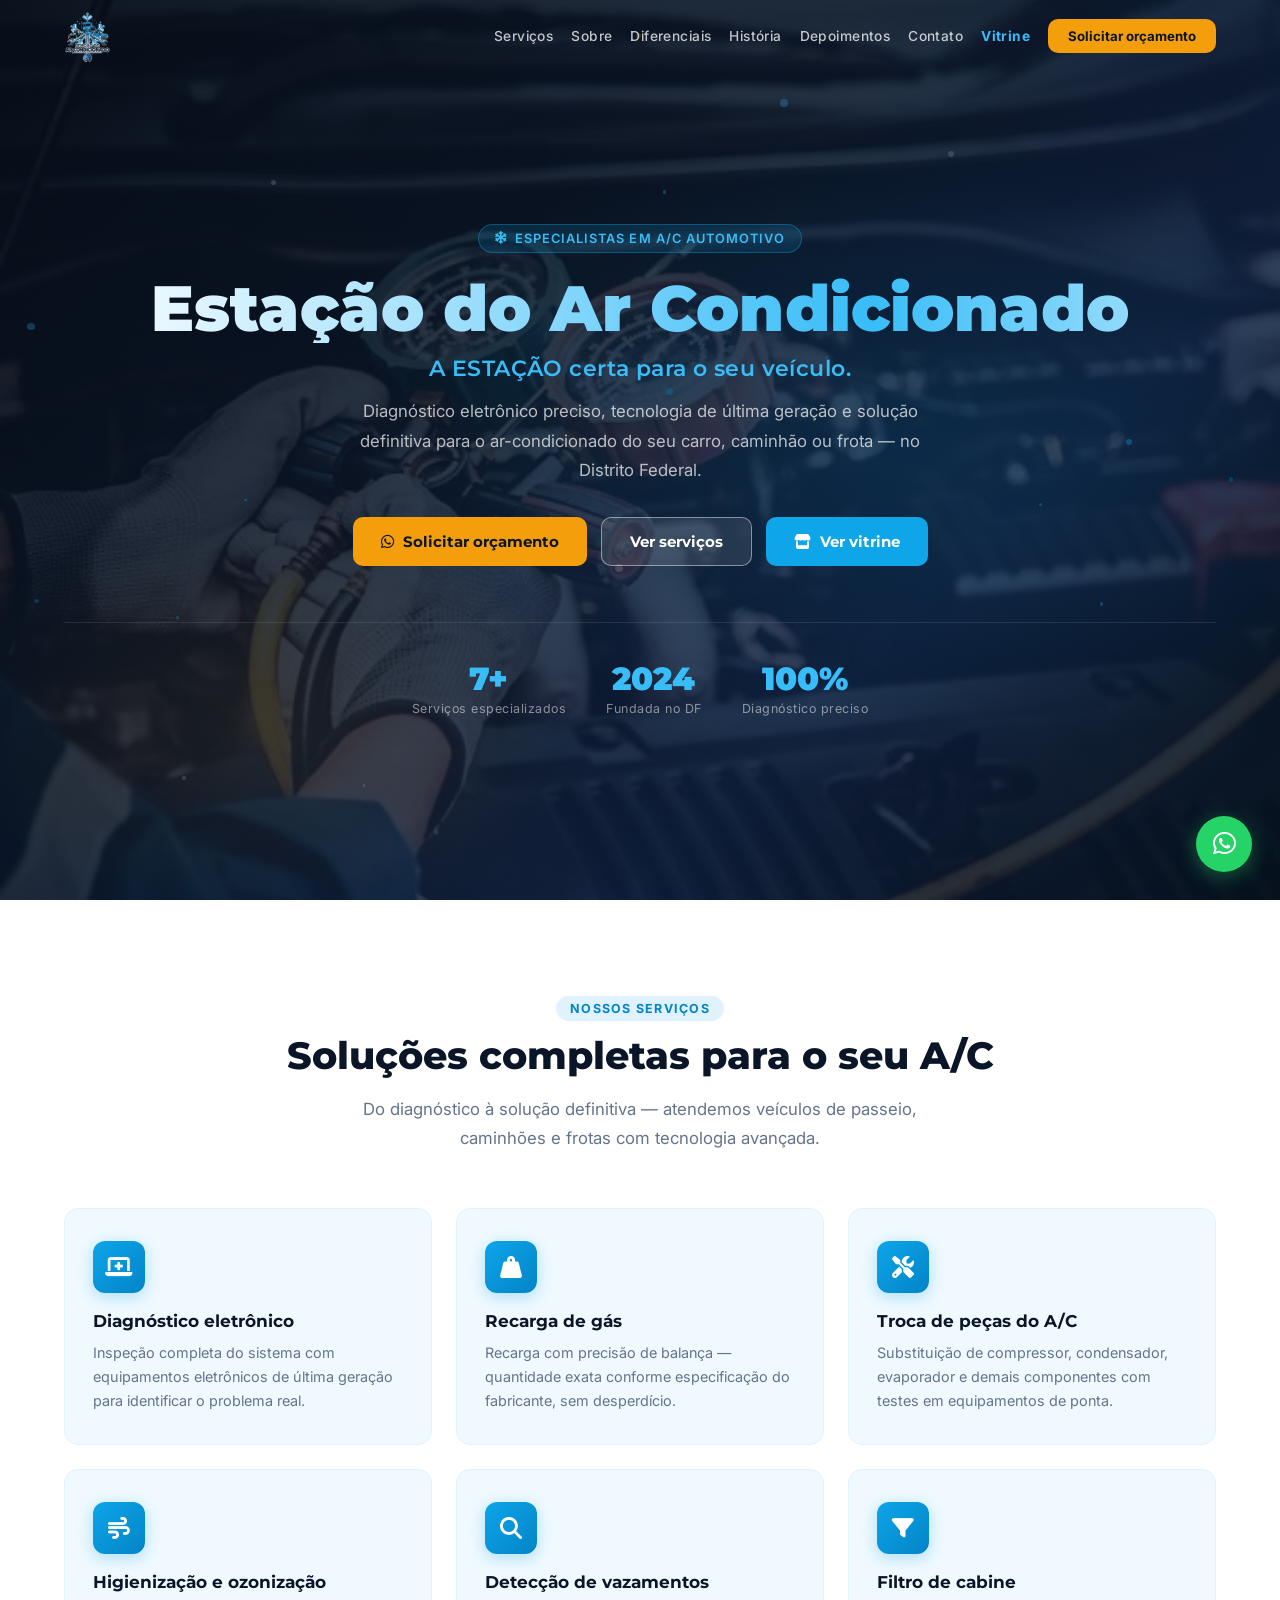
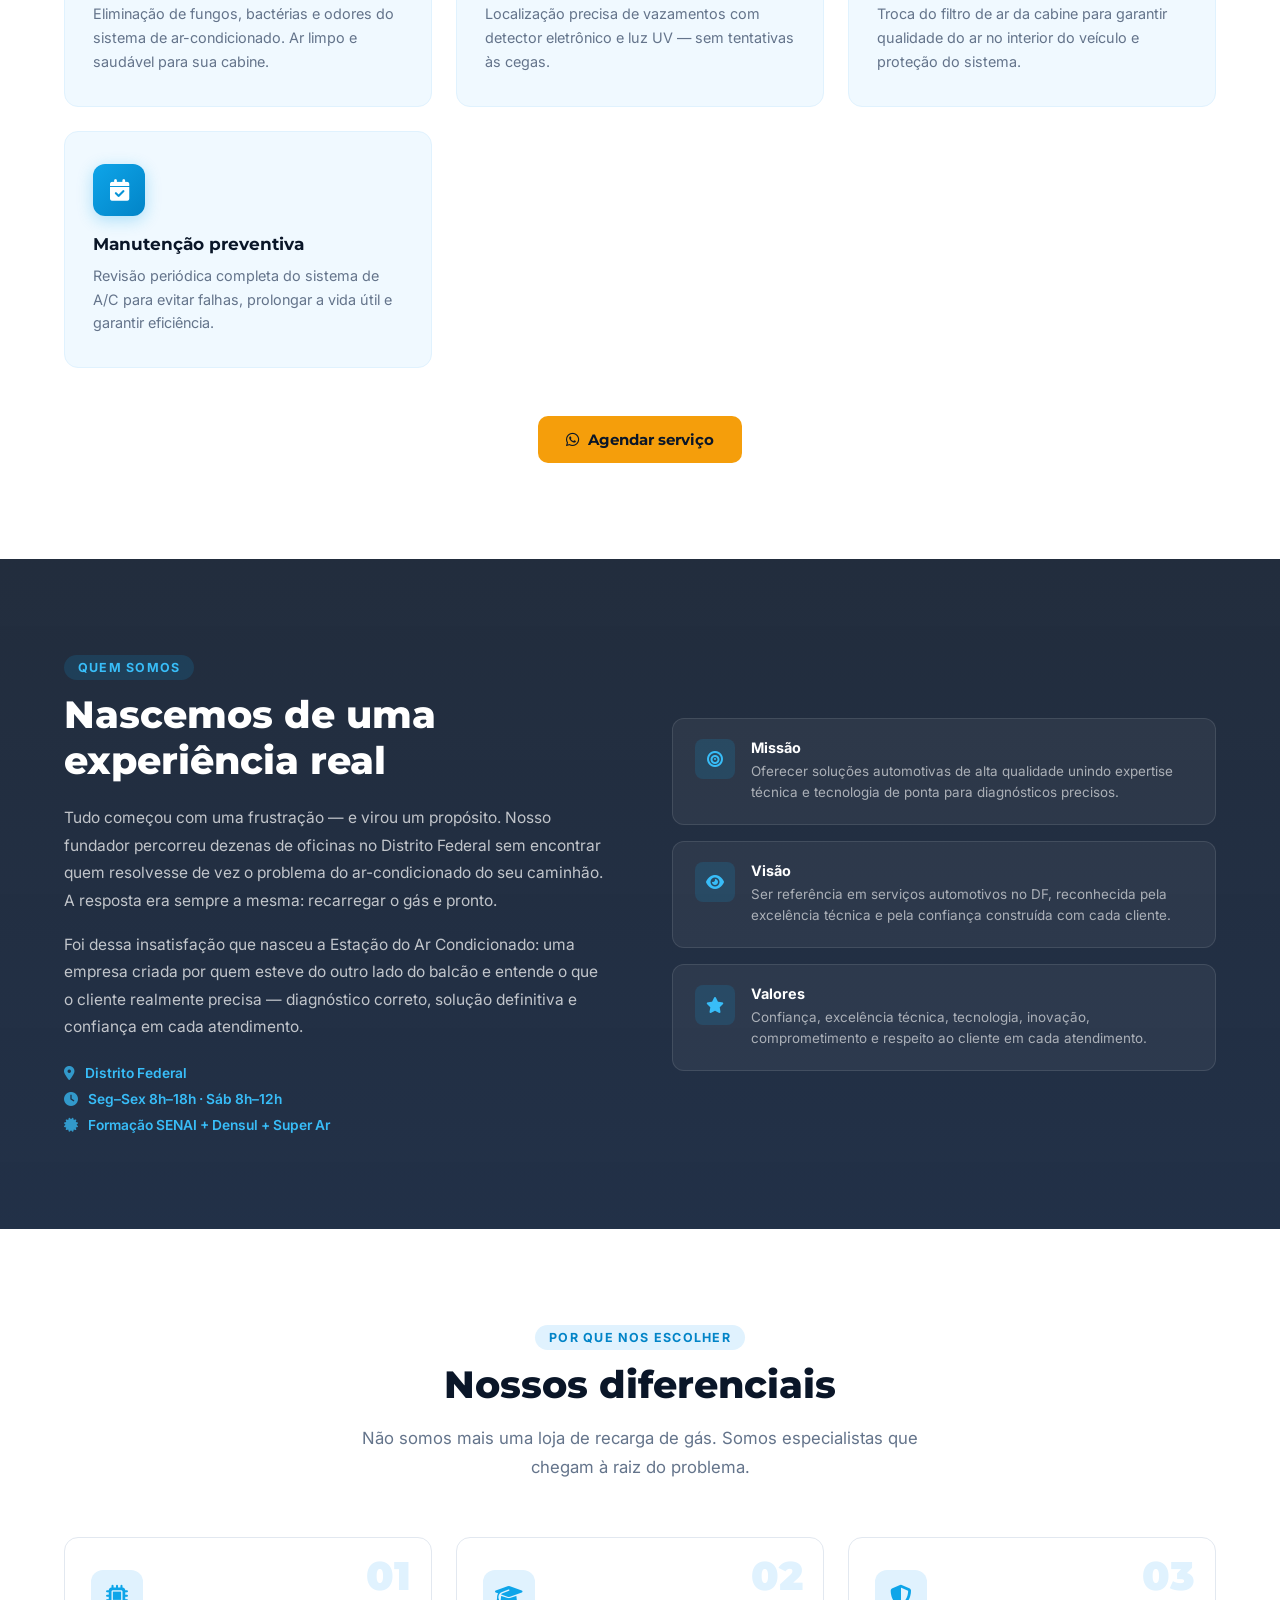
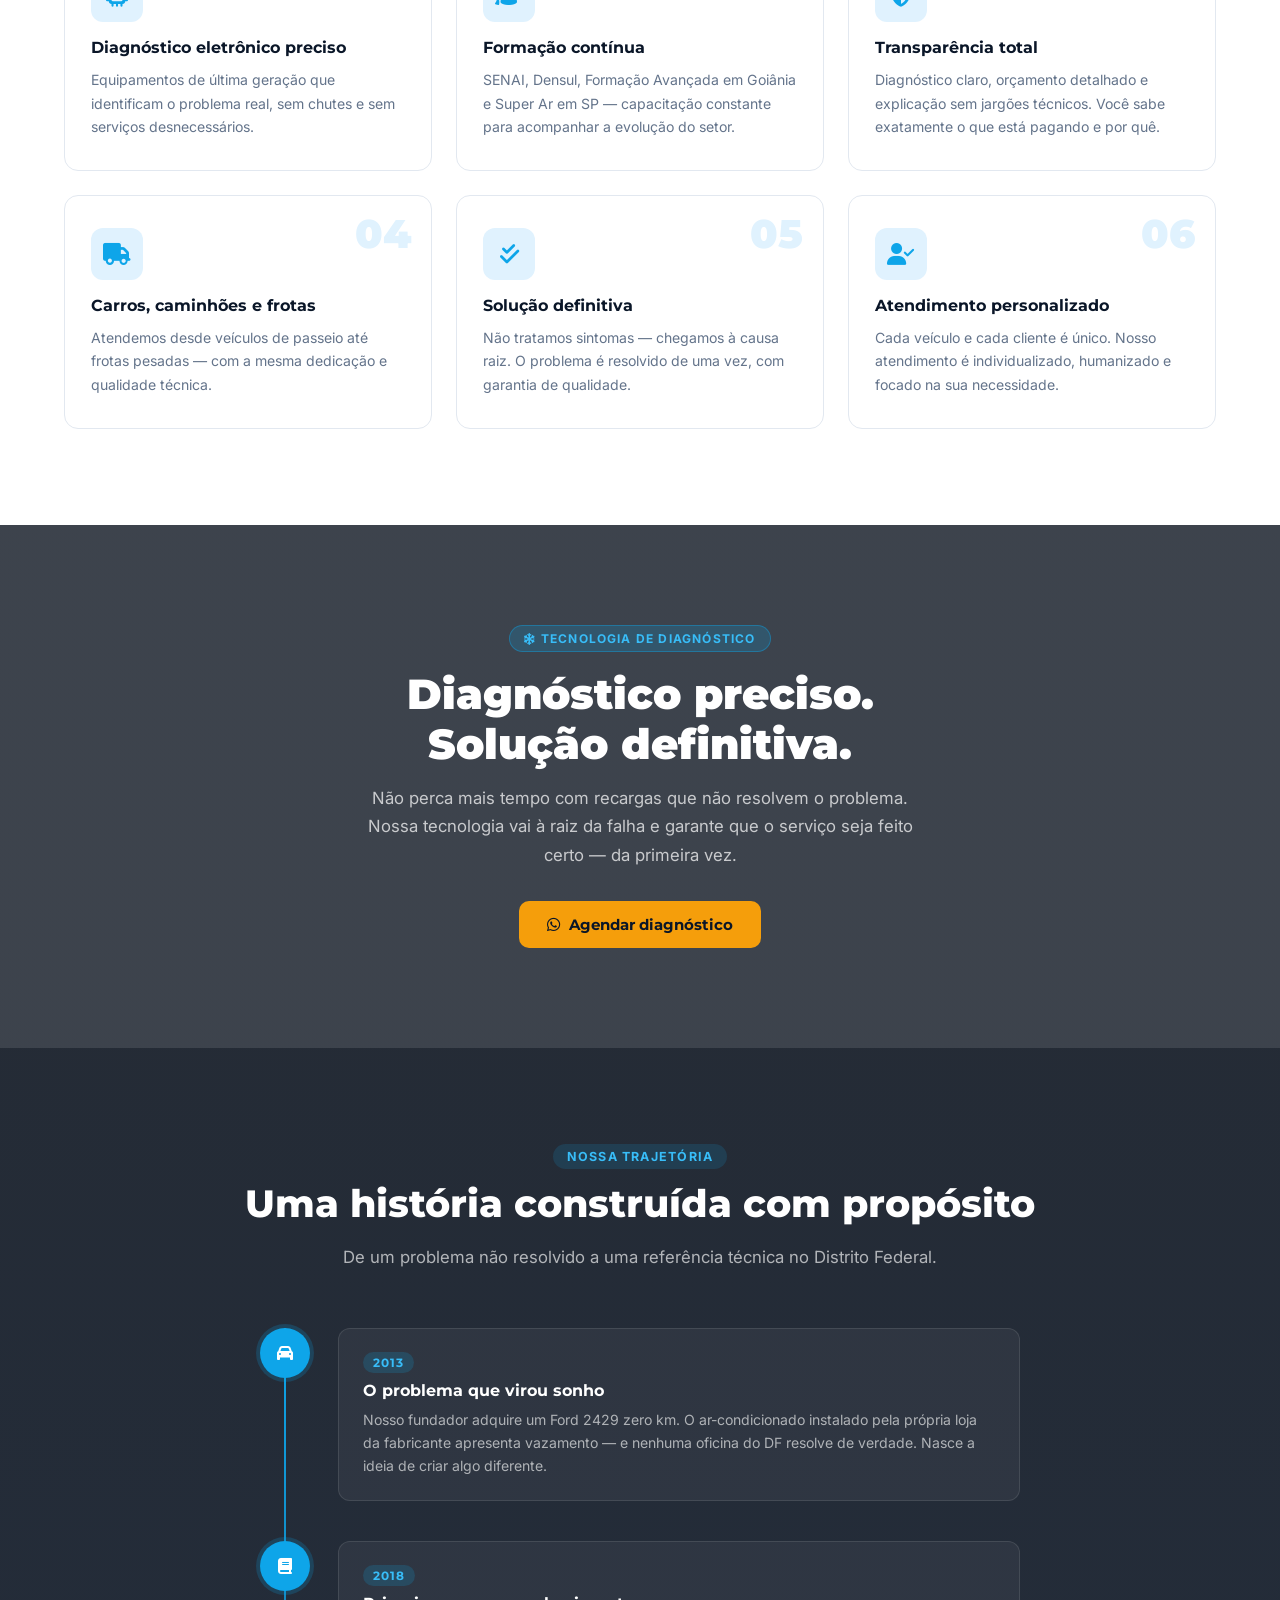
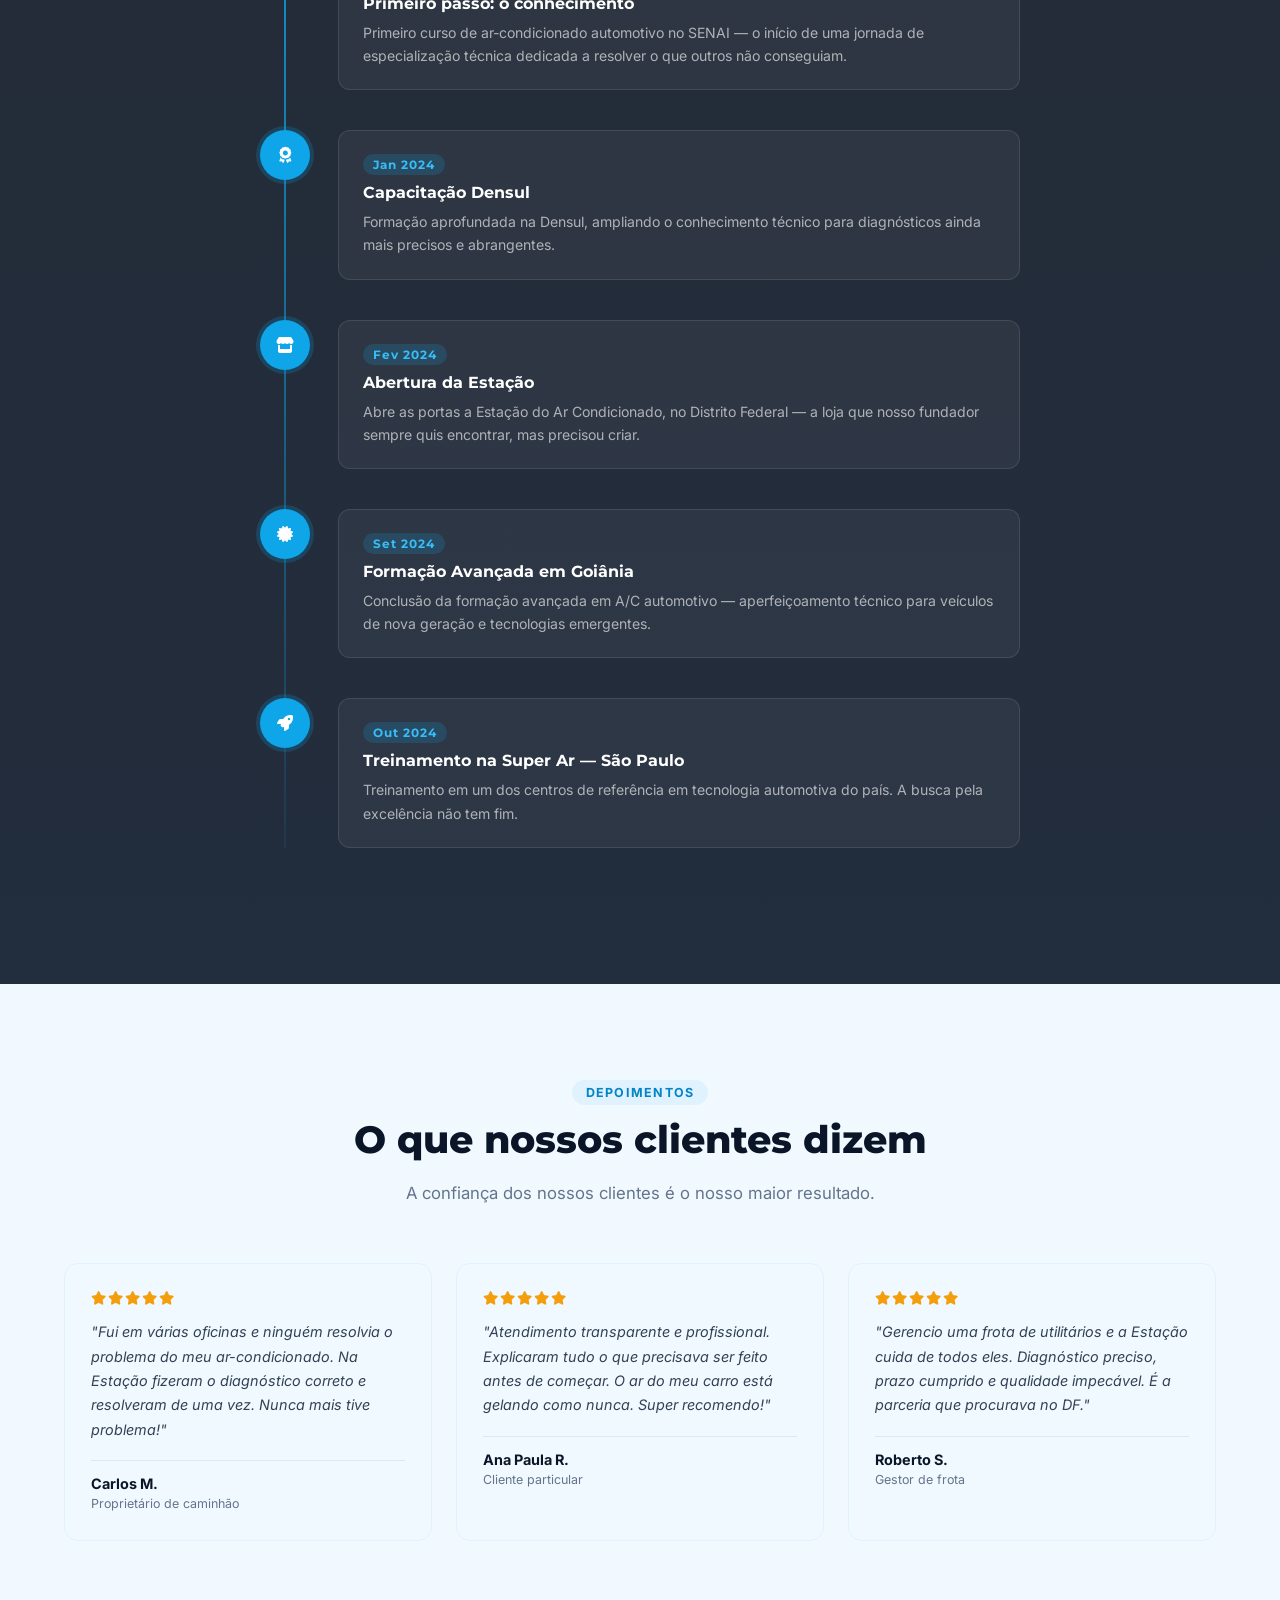
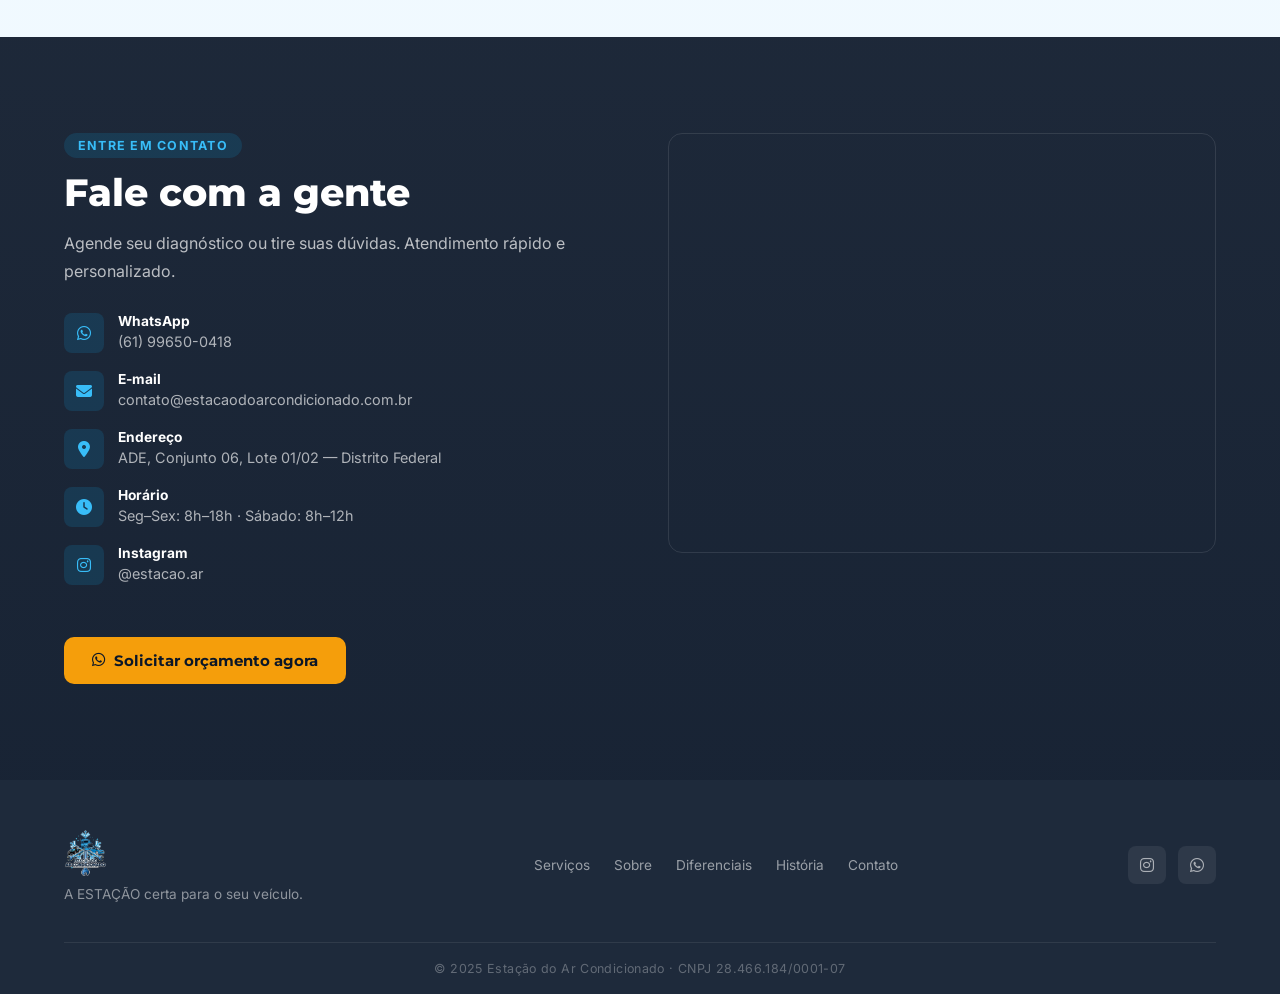
<file: index.html>
<!DOCTYPE html>
<html lang="pt-BR">
<head>
  <!-- Google Tag Manager -->
  <script>(function(w,d,s,l,i){w[l]=w[l]||[];w[l].push({'gtm.start':
  new Date().getTime(),event:'gtm.js'});var f=d.getElementsByTagName(s)[0],
  j=d.createElement(s),dl=l!='dataLayer'?'&l='+l:'';j.async=true;j.src=
  'https://www.googletagmanager.com/gtm.js?id='+i+dl;f.parentNode.insertBefore(j,f);
  })(window,document,'script','dataLayer','GTM-MZHJC6GM');</script>
  <!-- End Google Tag Manager -->

  <!-- Google tag (gtag.js) -->
  <script async src="https://www.googletagmanager.com/gtag/js?id=AW-16494620491"></script>
  <script>
    window.dataLayer = window.dataLayer || [];
    function gtag(){dataLayer.push(arguments);}
    gtag('js', new Date());
    gtag('config', 'AW-16494620491');
  </script>

  <meta charset="UTF-8">
  <meta name="viewport" content="width=device-width, initial-scale=1.0">
  <title>Estação do Ar Condicionado</title>
  <meta name="description" content="Especialistas em ar-condicionado automotivo no Distrito Federal. Diagnóstico eletrônico, recarga de gás, higienização, detecção de vazamentos e manutenção preventiva para carros, caminhões e frotas.">

  <!-- Open Graph -->
  <meta property="og:title" content="Estação do Ar Condicionado">
  <meta property="og:description" content="Especialistas em ar-condicionado automotivo no Distrito Federal. Diagnóstico preciso, tecnologia de ponta, solução definitiva.">
  <meta property="og:image" content="images/og-image.png">
  <meta property="og:type" content="website">
  <meta property="og:url" content="https://www.estacaodoarcondicionado.com.br">

  <!-- Twitter Card -->
  <meta name="twitter:card" content="summary_large_image">
  <meta name="twitter:title" content="Estação do Ar Condicionado">
  <meta name="twitter:description" content="Especialistas em ar-condicionado automotivo no Distrito Federal.">
  <meta name="twitter:image" content="images/og-image.png">

  <link rel="icon" type="image/png" href="images/favicon.png">
  <link rel="apple-touch-icon" href="images/favicon.png">

  <link rel="preconnect" href="https://fonts.googleapis.com">
  <link href="https://fonts.googleapis.com/css2?family=Montserrat:wght@500;600;700;800;900&family=Inter:wght@400;500;600&display=swap" rel="stylesheet">
  <link rel="stylesheet" href="https://cdnjs.cloudflare.com/ajax/libs/font-awesome/6.5.0/css/all.min.css">
  <link rel="stylesheet" href="style.css">
</head>
<body>
<!-- Google Tag Manager (noscript) -->
<noscript><iframe src="https://www.googletagmanager.com/ns.html?id=GTM-MZHJC6GM"
height="0" width="0" style="display:none;visibility:hidden"></iframe></noscript>
<!-- End Google Tag Manager (noscript) -->

<!-- ===== HEADER ===== -->
<header id="header">
  <div class="header-inner">
    <a href="#hero" class="header-logo">
      <img src="images/logo.png" alt="Estação do Ar Condicionado">
    </a>
    <nav class="header-nav" id="desktopNav">
      <a href="#servicos"    class="nav-link">Serviços</a>
      <a href="#sobre"       class="nav-link">Sobre</a>
      <a href="#diferenciais" class="nav-link">Diferenciais</a>
      <a href="#historia"    class="nav-link">História</a>
      <a href="#depoimentos" class="nav-link">Depoimentos</a>
      <a href="#contato"     class="nav-link">Contato</a>
      <a href="vitrine.html" class="nav-link nav-vitrine">Vitrine</a>
      <a href="https://wa.me/5561996500418?text=Ol%C3%A1!%20Gostaria%20de%20solicitar%20um%20or%C3%A7amento." target="_blank" rel="noopener" class="nav-cta">Solicitar orçamento</a>
    </nav>
    <button class="hamburger" id="menuToggle" aria-label="Abrir menu">
      <span></span><span></span><span></span>
    </button>
  </div>
</header>

<!-- Menu mobile -->
<nav id="navMenu">
  <button class="nav-close" id="navClose" aria-label="Fechar menu"><i class="fas fa-times"></i></button>
  <a href="#servicos"     class="nav-link">Serviços</a>
  <a href="#sobre"        class="nav-link">Sobre</a>
  <a href="#diferenciais" class="nav-link">Diferenciais</a>
  <a href="#historia"     class="nav-link">História</a>
  <a href="#depoimentos"  class="nav-link">Depoimentos</a>
  <a href="#contato"      class="nav-link">Contato</a>
  <a href="vitrine.html" class="nav-link nav-vitrine">Vitrine</a>
  <a href="https://wa.me/5561996500418?text=Ol%C3%A1!%20Gostaria%20de%20solicitar%20um%20or%C3%A7amento." target="_blank" rel="noopener" class="nav-wpp-mob"><i class="fab fa-whatsapp"></i> Solicitar orçamento</a>
</nav>
<div id="navOverlay"></div>

<!-- ===== HERO ===== -->
<section id="hero">
  <div class="hero-bg"></div>
  <div class="hero-particles" id="heroParticles"></div>
  <div class="container hero-content">
    <div class="hero-badge reveal"><i class="fas fa-snowflake"></i> Especialistas em A/C Automotivo</div>
    <h1 class="hero-title reveal">Estação do Ar Condicionado</h1>
    <p class="hero-sub reveal">A ESTAÇÃO certa para o seu veículo.</p>
    <p class="hero-desc reveal">Diagnóstico eletrônico preciso, tecnologia de última geração e solução definitiva para o ar-condicionado do seu carro, caminhão ou frota — no Distrito Federal.</p>
    <div class="hero-btns reveal">
      <a href="https://wa.me/5561996500418?text=Ol%C3%A1!%20Gostaria%20de%20solicitar%20um%20or%C3%A7amento." target="_blank" rel="noopener" class="btn-amber"><i class="fab fa-whatsapp"></i> Solicitar orçamento</a>
      <a href="#servicos" class="btn-outline-white">Ver serviços</a>
      <a href="vitrine.html" class="btn-sky"><i class="fas fa-store"></i> Ver vitrine</a>
    </div>
    <div class="hero-stats reveal">
      <div class="hero-stat"><span class="stat-num">7+</span><span class="stat-label">Serviços especializados</span></div>
      <div class="hero-stat"><span class="stat-num">2024</span><span class="stat-label">Fundada no DF</span></div>
      <div class="hero-stat"><span class="stat-num">100%</span><span class="stat-label">Diagnóstico preciso</span></div>
    </div>
  </div>
</section>

<!-- ===== SERVIÇOS ===== -->
<section id="servicos" class="section">
  <div class="container">
    <div class="section-tag reveal">Nossos serviços</div>
    <h2 class="section-title reveal">Soluções completas para o seu A/C</h2>
    <p class="section-sub reveal">Do diagnóstico à solução definitiva — atendemos veículos de passeio, caminhões e frotas com tecnologia avançada.</p>
    <div class="servicos-grid">

      <div class="servico-card reveal">
        <div class="servico-icon"><i class="fas fa-laptop-medical"></i></div>
        <h3>Diagnóstico eletrônico</h3>
        <p>Inspeção completa do sistema com equipamentos eletrônicos de última geração para identificar o problema real.</p>
      </div>

      <div class="servico-card reveal">
        <div class="servico-icon"><i class="fas fa-weight-hanging"></i></div>
        <h3>Recarga de gás</h3>
        <p>Recarga com precisão de balança — quantidade exata conforme especificação do fabricante, sem desperdício.</p>
      </div>

      <div class="servico-card reveal">
        <div class="servico-icon"><i class="fas fa-tools"></i></div>
        <h3>Troca de peças do A/C</h3>
        <p>Substituição de compressor, condensador, evaporador e demais componentes com testes em equipamentos de ponta.</p>
      </div>

      <div class="servico-card reveal">
        <div class="servico-icon"><i class="fas fa-wind"></i></div>
        <h3>Higienização e ozonização</h3>
        <p>Eliminação de fungos, bactérias e odores do sistema de ar-condicionado. Ar limpo e saudável para sua cabine.</p>
      </div>

      <div class="servico-card reveal">
        <div class="servico-icon"><i class="fas fa-search"></i></div>
        <h3>Detecção de vazamentos</h3>
        <p>Localização precisa de vazamentos com detector eletrônico e luz UV — sem tentativas às cegas.</p>
      </div>

      <div class="servico-card reveal">
        <div class="servico-icon"><i class="fas fa-filter"></i></div>
        <h3>Filtro de cabine</h3>
        <p>Troca do filtro de ar da cabine para garantir qualidade do ar no interior do veículo e proteção do sistema.</p>
      </div>

      <div class="servico-card reveal">
        <div class="servico-icon"><i class="fas fa-calendar-check"></i></div>
        <h3>Manutenção preventiva</h3>
        <p>Revisão periódica completa do sistema de A/C para evitar falhas, prolongar a vida útil e garantir eficiência.</p>
      </div>

    </div>
    <div class="servicos-cta reveal">
      <a href="https://wa.me/5561996500418?text=Ol%C3%A1!%20Gostaria%20de%20agendar%20um%20servi%C3%A7o." target="_blank" rel="noopener" class="btn-amber"><i class="fab fa-whatsapp"></i> Agendar serviço</a>
    </div>
  </div>
</section>

<!-- ===== SOBRE ===== -->
<section id="sobre" class="section section-dark">
  <div class="container sobre-grid">
    <div class="sobre-left reveal-left">
      <div class="section-tag">Quem somos</div>
      <h2 class="section-title light">Nascemos de uma experiência real</h2>
      <p>Tudo começou com uma frustração — e virou um propósito. Nosso fundador percorreu dezenas de oficinas no Distrito Federal sem encontrar quem resolvesse de vez o problema do ar-condicionado do seu caminhão. A resposta era sempre a mesma: recarregar o gás e pronto.</p>
      <p>Foi dessa insatisfação que nasceu a Estação do Ar Condicionado: uma empresa criada por quem esteve do outro lado do balcão e entende o que o cliente realmente precisa — diagnóstico correto, solução definitiva e confiança em cada atendimento.</p>
      <div class="sobre-badges">
        <div class="sobre-badge"><i class="fas fa-map-marker-alt"></i> Distrito Federal</div>
        <div class="sobre-badge"><i class="fas fa-clock"></i> Seg–Sex 8h–18h · Sáb 8h–12h</div>
        <div class="sobre-badge"><i class="fas fa-certificate"></i> Formação SENAI + Densul + Super Ar</div>
      </div>
    </div>
    <div class="sobre-right reveal-right">
      <div class="sobre-card-wrap">
        <div class="sobre-info-card">
          <div class="info-icon"><i class="fas fa-bullseye"></i></div>
          <div>
            <strong>Missão</strong>
            <p>Oferecer soluções automotivas de alta qualidade unindo expertise técnica e tecnologia de ponta para diagnósticos precisos.</p>
          </div>
        </div>
        <div class="sobre-info-card">
          <div class="info-icon"><i class="fas fa-eye"></i></div>
          <div>
            <strong>Visão</strong>
            <p>Ser referência em serviços automotivos no DF, reconhecida pela excelência técnica e pela confiança construída com cada cliente.</p>
          </div>
        </div>
        <div class="sobre-info-card">
          <div class="info-icon"><i class="fas fa-star"></i></div>
          <div>
            <strong>Valores</strong>
            <p>Confiança, excelência técnica, tecnologia, inovação, comprometimento e respeito ao cliente em cada atendimento.</p>
          </div>
        </div>
      </div>
    </div>
  </div>
</section>

<!-- ===== DIFERENCIAIS ===== -->
<section id="diferenciais" class="section">
  <div class="container">
    <div class="section-tag reveal">Por que nos escolher</div>
    <h2 class="section-title reveal">Nossos diferenciais</h2>
    <p class="section-sub reveal">Não somos mais uma loja de recarga de gás. Somos especialistas que chegam à raiz do problema.</p>
    <div class="diferenciais-grid">

      <div class="diferencial-card reveal">
        <div class="diferencial-num">01</div>
        <div class="diferencial-icon"><i class="fas fa-microchip"></i></div>
        <h3>Diagnóstico eletrônico preciso</h3>
        <p>Equipamentos de última geração que identificam o problema real, sem chutes e sem serviços desnecessários.</p>
      </div>

      <div class="diferencial-card reveal">
        <div class="diferencial-num">02</div>
        <div class="diferencial-icon"><i class="fas fa-graduation-cap"></i></div>
        <h3>Formação contínua</h3>
        <p>SENAI, Densul, Formação Avançada em Goiânia e Super Ar em SP — capacitação constante para acompanhar a evolução do setor.</p>
      </div>

      <div class="diferencial-card reveal">
        <div class="diferencial-num">03</div>
        <div class="diferencial-icon"><i class="fas fa-shield-alt"></i></div>
        <h3>Transparência total</h3>
        <p>Diagnóstico claro, orçamento detalhado e explicação sem jargões técnicos. Você sabe exatamente o que está pagando e por quê.</p>
      </div>

      <div class="diferencial-card reveal">
        <div class="diferencial-num">04</div>
        <div class="diferencial-icon"><i class="fas fa-truck"></i></div>
        <h3>Carros, caminhões e frotas</h3>
        <p>Atendemos desde veículos de passeio até frotas pesadas — com a mesma dedicação e qualidade técnica.</p>
      </div>

      <div class="diferencial-card reveal">
        <div class="diferencial-num">05</div>
        <div class="diferencial-icon"><i class="fas fa-check-double"></i></div>
        <h3>Solução definitiva</h3>
        <p>Não tratamos sintomas — chegamos à causa raiz. O problema é resolvido de uma vez, com garantia de qualidade.</p>
      </div>

      <div class="diferencial-card reveal">
        <div class="diferencial-num">06</div>
        <div class="diferencial-icon"><i class="fas fa-user-check"></i></div>
        <h3>Atendimento personalizado</h3>
        <p>Cada veículo e cada cliente é único. Nosso atendimento é individualizado, humanizado e focado na sua necessidade.</p>
      </div>

    </div>
  </div>
</section>

<!-- ===== BANNER DIVISOR ===== -->
<div id="banner-divisor">
  <div class="container banner-div-content">
    <span class="banner-div-tag reveal"><i class="fas fa-snowflake"></i> Tecnologia de diagnóstico</span>
    <h2 class="reveal">Diagnóstico preciso.<br>Solução definitiva.</h2>
    <p class="reveal">Não perca mais tempo com recargas que não resolvem o problema. Nossa tecnologia vai à raiz da falha e garante que o serviço seja feito certo — da primeira vez.</p>
    <a href="https://wa.me/5561996500418?text=Ol%C3%A1!%20Gostaria%20de%20agendar%20um%20diagn%C3%B3stico." target="_blank" rel="noopener" class="btn-amber reveal"><i class="fab fa-whatsapp"></i> Agendar diagnóstico</a>
  </div>
</div>

<!-- ===== HISTÓRIA ===== -->
<section id="historia" class="section section-dark">
  <div class="container">
    <div class="section-tag reveal">Nossa trajetória</div>
    <h2 class="section-title light reveal">Uma história construída com propósito</h2>
    <p class="section-sub light reveal">De um problema não resolvido a uma referência técnica no Distrito Federal.</p>

    <div class="timeline">

      <div class="timeline-item reveal">
        <div class="timeline-dot"><i class="fas fa-car"></i></div>
        <div class="timeline-content">
          <span class="timeline-year">2013</span>
          <h3>O problema que virou sonho</h3>
          <p>Nosso fundador adquire um Ford 2429 zero km. O ar-condicionado instalado pela própria loja da fabricante apresenta vazamento — e nenhuma oficina do DF resolve de verdade. Nasce a ideia de criar algo diferente.</p>
        </div>
      </div>

      <div class="timeline-item reveal">
        <div class="timeline-dot"><i class="fas fa-book"></i></div>
        <div class="timeline-content">
          <span class="timeline-year">2018</span>
          <h3>Primeiro passo: o conhecimento</h3>
          <p>Primeiro curso de ar-condicionado automotivo no SENAI — o início de uma jornada de especialização técnica dedicada a resolver o que outros não conseguiam.</p>
        </div>
      </div>

      <div class="timeline-item reveal">
        <div class="timeline-dot"><i class="fas fa-award"></i></div>
        <div class="timeline-content">
          <span class="timeline-year">Jan 2024</span>
          <h3>Capacitação Densul</h3>
          <p>Formação aprofundada na Densul, ampliando o conhecimento técnico para diagnósticos ainda mais precisos e abrangentes.</p>
        </div>
      </div>

      <div class="timeline-item reveal">
        <div class="timeline-dot"><i class="fas fa-store"></i></div>
        <div class="timeline-content">
          <span class="timeline-year">Fev 2024</span>
          <h3>Abertura da Estação</h3>
          <p>Abre as portas a Estação do Ar Condicionado, no Distrito Federal — a loja que nosso fundador sempre quis encontrar, mas precisou criar.</p>
        </div>
      </div>

      <div class="timeline-item reveal">
        <div class="timeline-dot"><i class="fas fa-certificate"></i></div>
        <div class="timeline-content">
          <span class="timeline-year">Set 2024</span>
          <h3>Formação Avançada em Goiânia</h3>
          <p>Conclusão da formação avançada em A/C automotivo — aperfeiçoamento técnico para veículos de nova geração e tecnologias emergentes.</p>
        </div>
      </div>

      <div class="timeline-item reveal">
        <div class="timeline-dot"><i class="fas fa-rocket"></i></div>
        <div class="timeline-content">
          <span class="timeline-year">Out 2024</span>
          <h3>Treinamento na Super Ar — São Paulo</h3>
          <p>Treinamento em um dos centros de referência em tecnologia automotiva do país. A busca pela excelência não tem fim.</p>
        </div>
      </div>

    </div>
  </div>
</section>

<!-- ===== DEPOIMENTOS ===== -->
<section id="depoimentos" class="section">
  <div class="container">
    <div class="section-tag reveal">Depoimentos</div>
    <h2 class="section-title reveal">O que nossos clientes dizem</h2>
    <p class="section-sub reveal">A confiança dos nossos clientes é o nosso maior resultado.</p>
    <div class="depo-grid">

      <div class="depo-card reveal">
        <div class="depo-stars"><i class="fas fa-star"></i><i class="fas fa-star"></i><i class="fas fa-star"></i><i class="fas fa-star"></i><i class="fas fa-star"></i></div>
        <p>"Fui em várias oficinas e ninguém resolvia o problema do meu ar-condicionado. Na Estação fizeram o diagnóstico correto e resolveram de uma vez. Nunca mais tive problema!"</p>
        <div class="depo-autor"><strong>Carlos M.</strong> <span>Proprietário de caminhão</span></div>
      </div>

      <div class="depo-card reveal">
        <div class="depo-stars"><i class="fas fa-star"></i><i class="fas fa-star"></i><i class="fas fa-star"></i><i class="fas fa-star"></i><i class="fas fa-star"></i></div>
        <p>"Atendimento transparente e profissional. Explicaram tudo o que precisava ser feito antes de começar. O ar do meu carro está gelando como nunca. Super recomendo!"</p>
        <div class="depo-autor"><strong>Ana Paula R.</strong> <span>Cliente particular</span></div>
      </div>

      <div class="depo-card reveal">
        <div class="depo-stars"><i class="fas fa-star"></i><i class="fas fa-star"></i><i class="fas fa-star"></i><i class="fas fa-star"></i><i class="fas fa-star"></i></div>
        <p>"Gerencio uma frota de utilitários e a Estação cuida de todos eles. Diagnóstico preciso, prazo cumprido e qualidade impecável. É a parceria que procurava no DF."</p>
        <div class="depo-autor"><strong>Roberto S.</strong> <span>Gestor de frota</span></div>
      </div>

    </div>
  </div>
</section>

<!-- ===== CONTATO ===== -->
<section id="contato" class="section section-dark">
  <div class="container contato-grid">
    <div class="contato-info reveal-left">
      <div class="section-tag">Entre em contato</div>
      <h2 class="section-title light">Fale com a gente</h2>
      <p class="light-text">Agende seu diagnóstico ou tire suas dúvidas. Atendimento rápido e personalizado.</p>

      <div class="contato-itens">
        <div class="contato-item">
          <div class="contato-icon"><i class="fab fa-whatsapp"></i></div>
          <div>
            <strong>WhatsApp</strong>
            <a href="https://wa.me/5561996500418?text=Ol%C3%A1!%20Gostaria%20de%20mais%20informa%C3%A7%C3%B5es." target="_blank" rel="noopener">(61) 99650-0418</a>
          </div>
        </div>
        <div class="contato-item">
          <div class="contato-icon"><i class="fas fa-envelope"></i></div>
          <div>
            <strong>E-mail</strong>
            <a href="mailto:contato@estacaodoarcondicionado.com.br">contato@estacaodoarcondicionado.com.br</a>
          </div>
        </div>
        <div class="contato-item">
          <div class="contato-icon"><i class="fas fa-map-marker-alt"></i></div>
          <div>
            <strong>Endereço</strong>
            <span>ADE, Conjunto 06, Lote 01/02 — Distrito Federal</span>
          </div>
        </div>
        <div class="contato-item">
          <div class="contato-icon"><i class="fas fa-clock"></i></div>
          <div>
            <strong>Horário</strong>
            <span>Seg–Sex: 8h–18h · Sábado: 8h–12h</span>
          </div>
        </div>
        <div class="contato-item">
          <div class="contato-icon"><i class="fab fa-instagram"></i></div>
          <div>
            <strong>Instagram</strong>
            <a href="https://www.instagram.com/estacao.ar" target="_blank" rel="noopener">@estacao.ar</a>
          </div>
        </div>
      </div>

      <a href="https://wa.me/5561996500418?text=Ol%C3%A1!%20Gostaria%20de%20solicitar%20um%20or%C3%A7amento." target="_blank" rel="noopener" class="btn-amber mt-24"><i class="fab fa-whatsapp"></i> Solicitar orçamento agora</a>
    </div>

    <div class="contato-mapa reveal-right">
      <iframe
        src="https://maps.google.com/maps?q=ADE+Conjunto+06+Lote+01+Brasilia+DF&t=&z=15&ie=UTF8&iwloc=&output=embed"
        width="100%"
        height="100%"
        style="border:0;"
        allowfullscreen=""
        loading="lazy"
        title="Localização Estação do Ar Condicionado"
        referrerpolicy="no-referrer-when-downgrade">
      </iframe>
    </div>
  </div>
</section>

<!-- ===== FOOTER ===== -->
<footer id="footer">
  <div class="container footer-inner">
    <div class="footer-brand">
      <img src="images/logo.png" alt="Estação do Ar Condicionado" class="footer-logo">
      <p>A ESTAÇÃO certa para o seu veículo.</p>
    </div>
    <div class="footer-links">
      <a href="#servicos">Serviços</a>
      <a href="#sobre">Sobre</a>
      <a href="#diferenciais">Diferenciais</a>
      <a href="#historia">História</a>
      <a href="#contato">Contato</a>
    </div>
    <div class="footer-social">
      <a href="https://www.instagram.com/estacao.ar" target="_blank" rel="noopener" aria-label="Instagram"><i class="fab fa-instagram"></i></a>
      <a href="https://wa.me/5561996500418" target="_blank" rel="noopener" aria-label="WhatsApp"><i class="fab fa-whatsapp"></i></a>
    </div>
  </div>
  <div class="footer-bottom">
    <span>© 2025 Estação do Ar Condicionado · CNPJ 28.466.184/0001-07</span>
  </div>
</footer>

<!-- ===== WA FLUTUANTE ===== -->
<a href="https://wa.me/5561996500418?text=Ol%C3%A1!%20Gostaria%20de%20mais%20informa%C3%A7%C3%B5es%20sobre%20os%20servi%C3%A7os%20da%20Esta%C3%A7%C3%A3o%20do%20Ar%20Condicionado." target="_blank" rel="noopener" class="wpp-float" aria-label="WhatsApp">
  <i class="fab fa-whatsapp"></i>
</a>

<!-- ===== RODAPÉ MONTESITE ===== -->
<div id="montesite-footer-badge"></div>
<script src="https://vaabpicspdbolvutnscp.supabase.co/functions/v1/get-footer-iframe"></script>

<script src="script.js"></script>
</body>
</html>
</file>
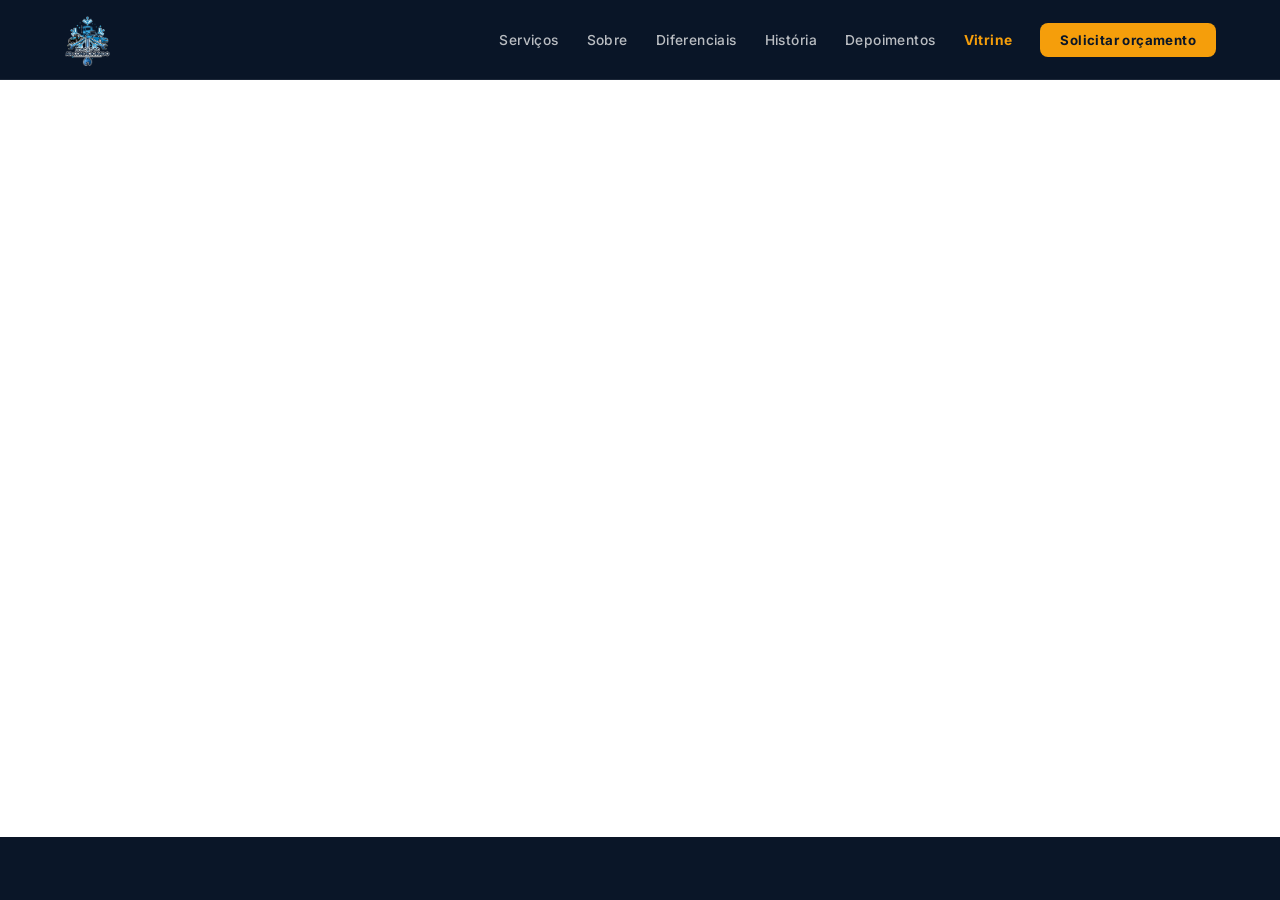
<file: vitrine.html>
<!DOCTYPE html>
<html lang="pt-BR">
<head>
  <!-- Google Tag Manager -->
  <script>(function(w,d,s,l,i){w[l]=w[l]||[];w[l].push({'gtm.start':
  new Date().getTime(),event:'gtm.js'});var f=d.getElementsByTagName(s)[0],
  j=d.createElement(s),dl=l!='dataLayer'?'&l='+l:'';j.async=true;j.src=
  'https://www.googletagmanager.com/gtm.js?id='+i+dl;f.parentNode.insertBefore(j,f);
  })(window,document,'script','dataLayer','GTM-MZHJC6GM');</script>
  <!-- End Google Tag Manager -->

  <!-- Google tag (gtag.js) -->
  <script async src="https://www.googletagmanager.com/gtag/js?id=AW-779185515"></script>
  <script>
    window.dataLayer = window.dataLayer || [];
    function gtag(){dataLayer.push(arguments);}
    gtag('js', new Date());
    gtag('config', 'AW-779185515');
  </script>

  <meta charset="UTF-8">
  <meta name="viewport" content="width=device-width, initial-scale=1.0">
  <title>Vitrine — Estação do Ar Condicionado</title>
  <meta name="description" content="Confira nossa vitrine de produtos e serviços online — Estação do Ar Condicionado, especialistas em A/C automotivo no Distrito Federal.">

  <link rel="icon" type="image/png" href="images/favicon.png">
  <link rel="apple-touch-icon" href="images/favicon.png">

  <link rel="preconnect" href="https://fonts.googleapis.com">
  <link href="https://fonts.googleapis.com/css2?family=Montserrat:wght@500;600;700;800;900&family=Inter:wght@400;500;600&display=swap" rel="stylesheet">
  <link rel="stylesheet" href="https://cdnjs.cloudflare.com/ajax/libs/font-awesome/6.5.0/css/all.min.css">

  <style>
    :root {
      --navy:      #0A1628;
      --sky:       #0EA5E9;
      --sky-light: #38BDF8;
      --amber:     #F59E0B;
      --amber-dark:#D97706;
      --white:     #FFFFFF;
      --font-head: 'Montserrat', sans-serif;
      --font-body: 'Inter', sans-serif;
      --trans:     .2s ease;
    }

    *, *::before, *::after { margin: 0; padding: 0; box-sizing: border-box; }
    html, body {
      height: 100%;
      overflow: hidden;
      font-family: var(--font-body);
      background: var(--navy);
    }
    a { text-decoration: none; color: inherit; }

    /* ===== HEADER ===== */
    #header {
      position: fixed;
      top: 0; left: 0; right: 0;
      height: 80px;
      z-index: 900;
      background: rgba(10,22,40,.97);
      backdrop-filter: blur(16px);
      -webkit-backdrop-filter: blur(16px);
      border-bottom: 1px solid rgba(255,255,255,.08);
      display: flex;
      align-items: center;
    }

    .header-inner {
      display: flex;
      align-items: center;
      justify-content: space-between;
      width: 90%;
      max-width: 1160px;
      margin: 0 auto;
    }

    .header-logo img { height: 52px; width: auto; display: block; }

    .header-nav { display: flex; align-items: center; gap: 28px; }
    .header-nav a {
      color: rgba(255,255,255,.72);
      font-size: .86rem;
      font-weight: 500;
      letter-spacing: .03em;
      transition: color var(--trans);
    }
    .header-nav a:hover { color: var(--white); }
    .nav-vitrine-active { color: var(--amber) !important; font-weight: 700 !important; }
    .nav-vitrine        { color: var(--sky-light) !important; }

    .nav-cta {
      background: var(--amber);
      color: var(--navy) !important;
      font-weight: 700 !important;
      font-size: .83rem !important;
      padding: 9px 20px;
      border-radius: 8px;
      transition: background var(--trans) !important;
    }
    .nav-cta:hover { background: var(--amber-dark) !important; color: #fff !important; }

    /* HAMBURGER */
    .hamburger {
      display: none;
      flex-direction: column;
      gap: 5px;
      cursor: pointer;
      background: none;
      border: none;
      padding: 6px;
    }
    .hamburger span {
      display: block;
      width: 24px; height: 2px;
      background: #fff;
      border-radius: 2px;
      transition: all .3s;
    }

    /* MENU MOBILE */
    #navMenu {
      position: fixed;
      top: 0; right: -100%;
      width: min(280px, 80vw);
      height: 100dvh;
      background: var(--navy);
      z-index: 1000;
      display: flex;
      flex-direction: column;
      padding: 80px 28px 40px;
      gap: 4px;
      transition: right .35s cubic-bezier(.22,1,.36,1);
      border-left: 1px solid rgba(255,255,255,.07);
    }
    #navMenu.open { right: 0; }

    .nav-close {
      position: absolute;
      top: 20px; right: 20px;
      background: rgba(255,255,255,.08);
      border: none;
      color: #fff;
      width: 36px; height: 36px;
      border-radius: 50%;
      font-size: 14px;
      cursor: pointer;
      display: flex;
      align-items: center;
      justify-content: center;
      transition: background var(--trans);
    }
    .nav-close:hover { background: rgba(255,255,255,.16); }

    #navMenu a {
      color: rgba(255,255,255,.75);
      font-size: 1rem;
      font-weight: 500;
      padding: 13px 0;
      border-bottom: 1px solid rgba(255,255,255,.07);
      transition: color var(--trans);
    }
    #navMenu a:last-child { border-bottom: none; }
    #navMenu a:hover { color: var(--sky-light); }
    #navMenu .mob-cta {
      margin-top: 16px;
      display: flex;
      align-items: center;
      justify-content: center;
      gap: 10px;
      background: var(--amber);
      color: var(--navy) !important;
      font-weight: 700;
      padding: 14px;
      border-radius: 8px;
      border-bottom: none !important;
    }
    #navMenu .mob-cta:hover { background: var(--amber-dark); color: #fff !important; }

    #navOverlay {
      position: fixed;
      inset: 0;
      background: rgba(0,0,0,.55);
      z-index: 999;
      opacity: 0;
      pointer-events: none;
      transition: opacity .35s;
    }
    #navOverlay.active { opacity: 1; pointer-events: auto; }

    /* ===== IFRAME ===== */
    #vitrine-frame {
      position: fixed;
      left: 0;
      right: 0;
      width: 100%;
      border: none;
      display: block;
      background: #fff;
    }

    /* ===== BADGE INFERIOR ===== */
    #badge-wrapper {
      position: fixed;
      bottom: 0; left: 0; right: 0;
      height: 63px;
      z-index: 500;
    }

    /* ===== RESPONSIVE ===== */
    @media (max-width: 768px) {
      .header-nav { display: none; }
      .hamburger  { display: flex; }
      #header { height: 64px; }
    }
    @media (max-width: 480px) {
      #header { height: 60px; }
      .header-logo img { height: 40px; }
    }
    @media (max-width: 360px) {
      .header-logo img { height: 34px; }
    }
  </style>
</head>
<body>
<!-- Google Tag Manager (noscript) -->
<noscript><iframe src="https://www.googletagmanager.com/ns.html?id=GTM-MZHJC6GM"
height="0" width="0" style="display:none;visibility:hidden"></iframe></noscript>
<!-- End Google Tag Manager (noscript) -->

<!-- ===== HEADER ===== -->
<header id="header">
  <div class="header-inner">
    <a href="index.html" class="header-logo">
      <img src="images/logo.png" alt="Estação do Ar Condicionado">
    </a>
    <nav class="header-nav">
      <a href="index.html#servicos">Serviços</a>
      <a href="index.html#sobre">Sobre</a>
      <a href="index.html#diferenciais">Diferenciais</a>
      <a href="index.html#historia">História</a>
      <a href="index.html#depoimentos">Depoimentos</a>
      <a href="vitrine.html" class="nav-vitrine-active">Vitrine</a>
      <a href="index.html#contato" class="nav-cta">Solicitar orçamento</a>
    </nav>
    <button class="hamburger" id="menuToggle" aria-label="Abrir menu">
      <span></span><span></span><span></span>
    </button>
  </div>
</header>

<!-- Menu mobile -->
<nav id="navMenu">
  <button class="nav-close" id="navClose" aria-label="Fechar menu"><i class="fas fa-times"></i></button>
  <a href="index.html#servicos">Serviços</a>
  <a href="index.html#sobre">Sobre</a>
  <a href="index.html#diferenciais">Diferenciais</a>
  <a href="index.html#historia">História</a>
  <a href="index.html#depoimentos">Depoimentos</a>
  <a href="vitrine.html" style="color:var(--amber);font-weight:700;">Vitrine</a>
  <a href="index.html#contato" class="mob-cta"><i class="fas fa-calendar-check"></i> Solicitar orçamento</a>
</nav>
<div id="navOverlay"></div>

<!-- ===== IFRAME VITRINE ===== -->
<iframe
  id="vitrine-frame"
  src="https://estacaodoar.egestor.com.br/vitrine/"
  title="Vitrine — Estação do Ar Condicionado"
  allowfullscreen
></iframe>

<!-- ===== BADGE INFERIOR ===== -->
<div id="badge-wrapper">
  <div id="montesite-footer-badge"></div>
  <script src="https://vaabpicspdbolvutnscp.supabase.co/functions/v1/get-footer-iframe"></script>
</div>

<script>
  var BADGE_H = 63;

  function setIframeHeight() {
    var header = document.getElementById('header');
    var headerH = header ? header.offsetHeight : 80;
    var frame   = document.getElementById('vitrine-frame');
    frame.style.top    = headerH + 'px';
    frame.style.height = (window.innerHeight - headerH - BADGE_H) + 'px';
  }

  setIframeHeight();
  window.addEventListener('resize', setIframeHeight);

  // Menu mobile
  var menuToggle = document.getElementById('menuToggle');
  var navMenu    = document.getElementById('navMenu');
  var navOverlay = document.getElementById('navOverlay');
  var navClose   = document.getElementById('navClose');

  function openMenu()  { navMenu.classList.add('open'); navOverlay.classList.add('active'); menuToggle.classList.add('active'); }
  function closeMenu() { navMenu.classList.remove('open'); navOverlay.classList.remove('active'); menuToggle.classList.remove('active'); }

  menuToggle.addEventListener('click', function() { navMenu.classList.contains('open') ? closeMenu() : openMenu(); });
  navClose.addEventListener('click', closeMenu);
  navOverlay.addEventListener('click', closeMenu);
  navMenu.querySelectorAll('a').forEach(function(l) { l.addEventListener('click', closeMenu); });
</script>
</body>
</html>
</file>
<file: style.css>
/* ============================================================
   ESTAÇÃO DO AR CONDICIONADO — STYLE.CSS
   ============================================================ */

/* ── VARIÁVEIS ───────────────────────────────────────────────── */
:root {
  --navy:        #0A1628;
  --navy2:       #0F1F38;
  --navy3:       #162844;
  --sky:         #0EA5E9;
  --sky-dark:    #0284C7;
  --sky-light:   #38BDF8;
  --ice:         #F0F9FF;
  --ice2:        #E0F2FE;
  --amber:       #F59E0B;
  --amber-dark:  #D97706;
  --graphite:    #1E2A3B;
  --white:       #FFFFFF;
  --text:        #334155;
  --text-soft:   #64748B;
  --border:      #E2E8F0;

  --font-head:   'Montserrat', sans-serif;
  --font-body:   'Inter', sans-serif;
  --trans:       .2s ease;
  --radius:      10px;
  --shadow:      0 4px 24px rgba(10,22,40,.10);
  --shadow-lg:   0 8px 40px rgba(10,22,40,.18);
}

/* ── RESET ───────────────────────────────────────────────────── */
*, *::before, *::after { margin: 0; padding: 0; box-sizing: border-box; }
html { scroll-behavior: smooth; }
body { font-family: var(--font-body); color: var(--text); background: #fff; }
html, body { overflow-x: hidden; }
img { max-width: 100%; display: block; }
a { text-decoration: none; color: inherit; }

/* ── UTILITÁRIOS ─────────────────────────────────────────────── */
.container { width: 90%; max-width: 1160px; margin: 0 auto; }
.section    { padding: 96px 0; }
.section-dark { background: var(--navy); }

/* Backgrounds específicos por seção */
#sobre {
  background:
    linear-gradient(rgba(10,22,40,.9), rgba(15,31,56,.92)),
    url('https://images.pexels.com/photos/1619317/pexels-photo-1619317.jpeg?auto=compress&cs=tinysrgb&w=1920') center/cover fixed no-repeat;
}

#historia {
  background:
    linear-gradient(rgba(6,14,26,.88), rgba(10,22,40,.90)),
    url('https://images.pexels.com/photos/3807517/pexels-photo-3807517.jpeg?auto=compress&cs=tinysrgb&w=1920') center/cover fixed no-repeat;
}

#depoimentos {
  background:
    linear-gradient(rgba(240,249,255,.96), rgba(240,249,255,.96)),
    url('https://images.pexels.com/photos/1592384/pexels-photo-1592384.jpeg?auto=compress&cs=tinysrgb&w=1920') center/cover fixed no-repeat;
}

#contato {
  background:
    linear-gradient(rgba(10,22,40,.92), rgba(10,22,40,.94)),
    url('https://images.pexels.com/photos/4489773/pexels-photo-4489773.jpeg?auto=compress&cs=tinysrgb&w=1920') center/cover fixed no-repeat;
}

/* Banner divisor entre Diferenciais e História */
#banner-divisor {
  position: relative;
  padding: 100px 0;
  text-align: center;
  background:
    linear-gradient(rgba(6,14,26,.78), rgba(6,14,26,.78)),
    url('https://images.pexels.com/photos/2244746/pexels-photo-2244746.jpeg?auto=compress&cs=tinysrgb&w=1920') center/cover fixed no-repeat;
}
.banner-div-content { position: relative; z-index: 2; }
.banner-div-content h2 {
  font-family: var(--font-head);
  font-size: clamp(1.6rem, 4vw, 2.6rem);
  font-weight: 900;
  color: var(--white);
  margin-bottom: 14px;
  line-height: 1.2;
}
.banner-div-content p {
  font-size: 1.05rem;
  color: rgba(255,255,255,.72);
  max-width: 560px;
  margin: 0 auto 32px;
  line-height: 1.7;
}
.banner-div-tag {
  display: inline-block;
  background: rgba(14,165,233,.2);
  border: 1px solid rgba(14,165,233,.4);
  color: var(--sky-light);
  font-size: .75rem;
  font-weight: 700;
  letter-spacing: .1em;
  text-transform: uppercase;
  padding: 5px 14px;
  border-radius: 20px;
  margin-bottom: 18px;
}

.section-tag {
  display: block;
  width: fit-content;
  margin: 0 auto 12px;
  background: var(--ice2);
  color: var(--sky-dark);
  font-size: .78rem;
  font-weight: 700;
  letter-spacing: .1em;
  text-transform: uppercase;
  padding: 5px 14px;
  border-radius: 20px;
  position: relative;
  overflow: hidden;
}
.section-tag::after {
  content: '';
  position: absolute;
  top: 0; left: -80%;
  width: 60%; height: 100%;
  background: linear-gradient(90deg, transparent, rgba(255,255,255,.45), transparent);
  animation: tagShine 3.5s ease-in-out infinite;
}
@keyframes tagShine {
  0%   { left: -80%; }
  45%  { left: 160%; }
  100% { left: 160%; }
}
.section-dark .section-tag {
  background: rgba(14,165,233,.15);
  color: var(--sky-light);
}

.section-title {
  font-family: var(--font-head);
  font-size: clamp(1.7rem, 3.5vw, 2.4rem);
  font-weight: 800;
  color: var(--navy);
  text-align: center;
  margin-bottom: 16px;
  line-height: 1.2;
}
.section-title.light { color: var(--white); }

.section-sub {
  font-size: 1.05rem;
  color: var(--text-soft);
  text-align: center;
  max-width: 600px;
  margin: 0 auto 56px;
  line-height: 1.7;
}
.section-sub.light { color: rgba(255,255,255,.65); }
.light-text { color: rgba(255,255,255,.7); line-height: 1.75; margin-bottom: 28px; }

/* ── BOTÕES ──────────────────────────────────────────────────── */
.btn-amber {
  display: inline-flex;
  align-items: center;
  gap: 9px;
  background: var(--amber);
  color: var(--navy);
  font-family: var(--font-head);
  font-weight: 700;
  font-size: .95rem;
  padding: 14px 28px;
  border-radius: var(--radius);
  transition: background var(--trans), transform var(--trans), box-shadow var(--trans);
  position: relative;
  overflow: hidden;
}
.btn-amber:hover { background: var(--amber-dark); color: var(--white); transform: translateY(-2px); box-shadow: 0 6px 24px rgba(245,158,11,.4); }

.btn-outline-white {
  display: inline-flex;
  align-items: center;
  gap: 9px;
  position: relative;
  overflow: hidden;
  background: rgba(255,255,255,.10);
  color: var(--white);
  font-family: var(--font-head);
  font-weight: 700;
  font-size: .95rem;
  padding: 14px 28px;
  border-radius: var(--radius);
  border: 1.5px solid rgba(255,255,255,.45);
  transition: background var(--trans), border-color var(--trans), transform var(--trans);
}
.btn-outline-white:hover { background: rgba(255,255,255,.18); border-color: rgba(255,255,255,.75); transform: translateY(-2px); }

.btn-sky {
  display: inline-flex;
  align-items: center;
  gap: 9px;
  background: var(--sky);
  color: var(--white);
  font-family: var(--font-head);
  font-weight: 700;
  font-size: .95rem;
  padding: 14px 28px;
  border-radius: var(--radius);
  transition: background var(--trans), transform var(--trans);
}
.btn-sky:hover { background: var(--sky-dark); transform: translateY(-2px); }

.mt-24 { margin-top: 24px; }

/* ── SCROLL PROGRESS ─────────────────────────────────────────── */
.scroll-progress {
  position: fixed;
  top: 0; left: 0;
  height: 3px;
  width: 0%;
  background: linear-gradient(90deg, var(--sky), var(--amber));
  z-index: 10000;
  transition: width .1s linear;
}

/* ── HEADER ──────────────────────────────────────────────────── */
#header {
  position: fixed;
  top: 0; left: 0; right: 0;
  z-index: 900;
  transition: background var(--trans), box-shadow var(--trans);
  background: transparent;
}
#header.scrolled {
  background: rgba(10,22,40,.97);
  backdrop-filter: blur(16px);
  -webkit-backdrop-filter: blur(16px);
  box-shadow: 0 2px 20px rgba(0,0,0,.3);
}

.header-inner {
  display: flex;
  align-items: center;
  justify-content: space-between;
  height: 72px;
  width: 90%;
  max-width: 1160px;
  margin: 0 auto;
}

.header-logo img { height: 52px; width: auto; }

.header-nav { display: flex; align-items: center; gap: 28px; }
.header-nav .nav-link {
  color: rgba(255,255,255,.75);
  font-size: .86rem;
  font-weight: 500;
  letter-spacing: .03em;
  transition: color var(--trans);
}
.header-nav .nav-link:hover,
.header-nav .nav-link.active { color: var(--sky-light); }

.nav-cta {
  background: var(--amber);
  color: var(--navy) !important;
  font-weight: 700 !important;
  font-size: .83rem !important;
  padding: 9px 20px;
  border-radius: var(--radius);
  transition: background var(--trans) !important;
}
.nav-cta:hover { background: var(--amber-dark) !important; color: #fff !important; }

.nav-vitrine { color: var(--sky-light) !important; font-weight: 700 !important; }

/* HAMBURGER */
.hamburger {
  display: none;
  flex-direction: column;
  gap: 5px;
  cursor: pointer;
  background: none;
  border: none;
  padding: 6px;
}
.hamburger span {
  display: block;
  width: 24px; height: 2px;
  background: #fff;
  border-radius: 2px;
  transition: all .3s;
}

/* MENU MOBILE */
#navMenu {
  position: fixed;
  top: 0; right: -100%;
  width: min(280px, 80vw);
  height: 100dvh;
  background: var(--navy);
  z-index: 1000;
  display: flex;
  flex-direction: column;
  padding: 80px 28px 40px;
  gap: 4px;
  transition: right .35s cubic-bezier(.22,1,.36,1);
  border-left: 1px solid rgba(255,255,255,.07);
}
#navMenu.open { right: 0; }

.nav-close {
  position: absolute;
  top: 20px; right: 20px;
  background: rgba(255,255,255,.08);
  border: none;
  color: #fff;
  width: 36px; height: 36px;
  border-radius: 50%;
  font-size: 14px;
  cursor: pointer;
  display: flex;
  align-items: center;
  justify-content: center;
  transition: background var(--trans);
}
.nav-close:hover { background: rgba(255,255,255,.16); }

#navMenu .nav-link {
  color: rgba(255,255,255,.75);
  font-size: 1rem;
  font-weight: 500;
  padding: 13px 0;
  border-bottom: 1px solid rgba(255,255,255,.07);
  transition: color var(--trans);
}
#navMenu .nav-link:hover { color: var(--sky-light); }

.nav-wpp-mob {
  margin-top: 20px;
  display: flex;
  align-items: center;
  gap: 10px;
  justify-content: center;
  background: var(--amber);
  color: var(--navy);
  font-weight: 700;
  font-size: .95rem;
  padding: 14px;
  border-radius: var(--radius);
  transition: background var(--trans);
}
.nav-wpp-mob:hover { background: var(--amber-dark); color: #fff; }

#navOverlay {
  position: fixed;
  inset: 0;
  background: rgba(0,0,0,.55);
  z-index: 999;
  opacity: 0;
  pointer-events: none;
  transition: opacity .35s;
}
#navOverlay.active { opacity: 1; pointer-events: auto; }

/* ── HERO ────────────────────────────────────────────────────── */
#hero {
  position: relative;
  min-height: 100vh;
  display: flex;
  align-items: center;
  overflow: hidden;
  padding: 120px 0 80px;
}

.hero-bg {
  position: absolute;
  inset: 0;
  background:
    linear-gradient(135deg, rgba(6,14,26,.92) 0%, rgba(10,22,40,.86) 40%, rgba(13,32,64,.84) 70%, rgba(6,18,31,.92) 100%),
    url('images/hero-bg.jpg') center/cover no-repeat;
}
.hero-bg::after {
  content: '';
  position: absolute;
  inset: 0;
  background:
    radial-gradient(ellipse 60% 50% at 70% 50%, rgba(14,165,233,.12) 0%, transparent 70%),
    radial-gradient(ellipse 40% 40% at 20% 80%, rgba(245,158,11,.07) 0%, transparent 60%);
}

.hero-particles { position: absolute; inset: 0; pointer-events: none; overflow: hidden; }

.hero-particle {
  position: absolute;
  border-radius: 50%;
  animation: floatUp linear infinite;
}
@keyframes floatUp {
  0%   { transform: translateY(0) rotate(0deg); opacity: 0; }
  10%  { opacity: 1; }
  90%  { opacity: .7; }
  100% { transform: translateY(-110vh) rotate(360deg); opacity: 0; }
}

.hero-content {
  position: relative;
  z-index: 2;
  text-align: center;
}

.hero-badge {
  display: inline-flex;
  align-items: center;
  gap: 8px;
  background: rgba(14,165,233,.15);
  border: 1px solid rgba(14,165,233,.35);
  color: var(--sky-light);
  font-size: .8rem;
  font-weight: 600;
  letter-spacing: .08em;
  text-transform: uppercase;
  padding: 6px 16px;
  border-radius: 20px;
  margin-bottom: 20px;
}

.hero-title {
  font-family: var(--font-head);
  font-size: clamp(2rem, 6vw, 4rem);
  font-weight: 900;
  background: linear-gradient(90deg, #fff 0%, #38BDF8 28%, #fff 48%, #F59E0B 68%, #fff 100%);
  background-size: 250% auto;
  -webkit-background-clip: text;
  -webkit-text-fill-color: transparent;
  background-clip: text;
  animation: titleShimmer 6s linear infinite;
  line-height: 1.1;
  margin-bottom: 12px;
}
@keyframes titleShimmer {
  from { background-position: 0% center; }
  to   { background-position: 250% center; }
}

.hero-sub {
  font-family: var(--font-head);
  font-size: clamp(1rem, 2.5vw, 1.35rem);
  font-weight: 600;
  color: var(--sky-light);
  margin-bottom: 16px;
  letter-spacing: .02em;
}

.hero-desc {
  font-size: clamp(.9rem, 1.5vw, 1.05rem);
  color: rgba(255,255,255,.7);
  max-width: 600px;
  margin: 0 auto 32px;
  line-height: 1.75;
}

.hero-btns {
  display: flex;
  gap: 14px;
  justify-content: center;
  flex-wrap: wrap;
  margin-bottom: 56px;
}

.hero-stats {
  display: flex;
  gap: 40px;
  justify-content: center;
  flex-wrap: wrap;
  border-top: 1px solid rgba(255,255,255,.1);
  padding-top: 40px;
}
.hero-stat { text-align: center; }
.stat-num {
  display: block;
  font-family: var(--font-head);
  font-size: 2rem;
  font-weight: 900;
  color: var(--sky-light);
  line-height: 1;
}
.stat-label {
  display: block;
  font-size: .78rem;
  color: rgba(255,255,255,.5);
  margin-top: 6px;
  letter-spacing: .04em;
}

/* ── SERVIÇOS ────────────────────────────────────────────────── */
.servicos-grid {
  display: grid;
  grid-template-columns: repeat(auto-fill, minmax(280px, 1fr));
  gap: 24px;
  margin-bottom: 48px;
}

.servico-card {
  background: var(--ice);
  border: 1.5px solid var(--ice2);
  border-radius: 14px;
  padding: 32px 28px;
  transition: transform var(--trans), box-shadow var(--trans), border-color var(--trans);
}
.servico-card:hover { transform: translateY(-4px); box-shadow: var(--shadow-lg); border-color: var(--sky); }

.servico-icon {
  width: 52px; height: 52px;
  background: linear-gradient(135deg, var(--sky), var(--sky-dark));
  border-radius: 12px;
  display: flex;
  align-items: center;
  justify-content: center;
  font-size: 22px;
  color: var(--white);
  margin-bottom: 18px;
  box-shadow: 0 4px 16px rgba(14,165,233,.3);
}

.servico-card h3 {
  font-family: var(--font-head);
  font-size: 1.05rem;
  font-weight: 700;
  color: var(--navy);
  margin-bottom: 10px;
}
.servico-card p { font-size: .9rem; color: var(--text-soft); line-height: 1.65; }

.servicos-cta { text-align: center; }

/* ── SOBRE ───────────────────────────────────────────────────── */
.sobre-grid {
  display: grid;
  grid-template-columns: 1fr 1fr;
  gap: 64px;
  align-items: center;
}

.sobre-left .section-tag { margin-left: 0; }
.sobre-left .section-title { text-align: left; margin-bottom: 20px; }

.sobre-left p {
  color: rgba(255,255,255,.72);
  line-height: 1.78;
  margin-bottom: 16px;
  font-size: .97rem;
}

.sobre-badges {
  display: flex;
  flex-direction: column;
  gap: 10px;
  margin-top: 24px;
}
.sobre-badge {
  display: inline-flex;
  align-items: center;
  gap: 10px;
  color: var(--sky-light);
  font-size: .86rem;
  font-weight: 600;
}
.sobre-badge i { font-size: 14px; opacity: .75; }

.sobre-card-wrap { display: flex; flex-direction: column; gap: 16px; }

.sobre-info-card {
  background: rgba(255,255,255,.05);
  border: 1px solid rgba(255,255,255,.1);
  border-radius: 12px;
  padding: 20px 22px;
  display: flex;
  gap: 16px;
  align-items: flex-start;
  transition: background var(--trans);
}
.sobre-info-card:hover { background: rgba(14,165,233,.1); border-color: rgba(14,165,233,.3); }

.info-icon {
  width: 40px; height: 40px;
  background: rgba(14,165,233,.15);
  border-radius: 8px;
  display: flex;
  align-items: center;
  justify-content: center;
  color: var(--sky-light);
  font-size: 16px;
  flex-shrink: 0;
}
.sobre-info-card strong { display: block; color: #fff; font-weight: 700; margin-bottom: 5px; font-size: .9rem; }
.sobre-info-card p { color: rgba(255,255,255,.6); font-size: .84rem; line-height: 1.6; margin: 0; }

/* ── DIFERENCIAIS ────────────────────────────────────────────── */
.diferenciais-grid {
  display: grid;
  grid-template-columns: repeat(3, 1fr);
  gap: 24px;
}

.diferencial-card {
  background: var(--white);
  border: 1.5px solid var(--border);
  border-radius: 14px;
  padding: 32px 26px;
  position: relative;
  transition: transform var(--trans), box-shadow var(--trans), border-color var(--trans);
}
.diferencial-card:hover { transform: translateY(-4px); box-shadow: var(--shadow-lg); border-color: var(--sky); }

.diferencial-num {
  position: absolute;
  top: 18px; right: 20px;
  font-family: var(--font-head);
  font-size: 2.5rem;
  font-weight: 900;
  color: var(--ice2);
  line-height: 1;
  user-select: none;
}

.diferencial-icon {
  width: 52px; height: 52px;
  background: var(--ice2);
  border-radius: 12px;
  display: flex;
  align-items: center;
  justify-content: center;
  font-size: 22px;
  color: var(--sky);
  margin-bottom: 16px;
  transition: background var(--trans), color var(--trans);
}
.diferencial-card:hover .diferencial-icon { background: var(--sky); color: #fff; }

.diferencial-card h3 {
  font-family: var(--font-head);
  font-size: .97rem;
  font-weight: 700;
  color: var(--navy);
  margin-bottom: 10px;
  line-height: 1.3;
}
.diferencial-card p { font-size: .88rem; color: var(--text-soft); line-height: 1.65; }

/* ── HISTÓRIA / TIMELINE ─────────────────────────────────────── */
.timeline {
  position: relative;
  max-width: 760px;
  margin: 48px auto 0;
}
.timeline::before {
  content: '';
  position: absolute;
  left: 24px;
  top: 0; bottom: 0;
  width: 2px;
  background: linear-gradient(to bottom, var(--sky), rgba(14,165,233,.1));
}

.timeline-item {
  display: flex;
  gap: 28px;
  margin-bottom: 40px;
  position: relative;
}

.timeline-dot {
  width: 50px; height: 50px;
  background: var(--sky);
  border-radius: 50%;
  display: flex;
  align-items: center;
  justify-content: center;
  color: #fff;
  font-size: 16px;
  flex-shrink: 0;
  z-index: 1;
  box-shadow: 0 0 0 4px rgba(14,165,233,.2);
  animation: dotPulse 2.5s ease-in-out infinite;
}
@keyframes dotPulse {
  0%, 100% { box-shadow: 0 0 0 4px rgba(14,165,233,.2); }
  50%       { box-shadow: 0 0 0 10px rgba(14,165,233,.08), 0 0 0 4px rgba(14,165,233,.35); }
}

.timeline-content {
  background: rgba(255,255,255,.05);
  border: 1px solid rgba(255,255,255,.1);
  border-radius: 12px;
  padding: 22px 24px;
  flex: 1;
  transition: background var(--trans);
}
.timeline-content:hover { background: rgba(14,165,233,.08); border-color: rgba(14,165,233,.25); }

.timeline-year {
  display: inline-block;
  background: rgba(14,165,233,.18);
  color: var(--sky-light);
  font-family: var(--font-head);
  font-size: .75rem;
  font-weight: 700;
  letter-spacing: .08em;
  padding: 3px 10px;
  border-radius: 20px;
  margin-bottom: 8px;
}
.timeline-content h3 {
  font-family: var(--font-head);
  font-size: 1rem;
  font-weight: 700;
  color: var(--white);
  margin-bottom: 8px;
}
.timeline-content p { font-size: .88rem; color: rgba(255,255,255,.62); line-height: 1.65; }

/* ── DEPOIMENTOS ─────────────────────────────────────────────── */
.depo-grid {
  display: grid;
  grid-template-columns: repeat(3, 1fr);
  gap: 24px;
}

.depo-card {
  background: var(--ice);
  border: 1.5px solid var(--ice2);
  border-radius: 14px;
  padding: 28px 26px;
  transition: transform var(--trans), box-shadow var(--trans);
}
.depo-card:hover { transform: translateY(-3px); box-shadow: var(--shadow-lg); }

.depo-stars { color: var(--amber); font-size: .85rem; margin-bottom: 14px; gap: 2px; display: flex; }
.depo-card > p { font-size: .9rem; color: var(--text); line-height: 1.7; margin-bottom: 18px; font-style: italic; }
.depo-autor { border-top: 1px solid var(--border); padding-top: 14px; }
.depo-autor strong { display: block; color: var(--navy); font-size: .9rem; }
.depo-autor span { font-size: .78rem; color: var(--text-soft); }

/* ── CONTATO ─────────────────────────────────────────────────── */
.contato-grid {
  display: grid;
  grid-template-columns: 1fr 1fr;
  gap: 56px;
  align-items: start;
}

.contato-info .section-tag { margin-left: 0; }
.contato-info .section-title { text-align: left; margin-bottom: 12px; }

.contato-itens { display: flex; flex-direction: column; gap: 18px; margin: 28px 0; }

.contato-item {
  display: flex;
  gap: 14px;
  align-items: flex-start;
}
.contato-icon {
  width: 40px; height: 40px;
  background: rgba(14,165,233,.15);
  border-radius: 8px;
  display: flex;
  align-items: center;
  justify-content: center;
  color: var(--sky-light);
  font-size: 16px;
  flex-shrink: 0;
}
.contato-item strong { display: block; color: var(--white); font-size: .86rem; margin-bottom: 2px; }
.contato-item a { color: rgba(255,255,255,.65); font-size: .9rem; transition: color var(--trans); }
.contato-item a:hover { color: var(--sky-light); }
.contato-item span { color: rgba(255,255,255,.65); font-size: .9rem; }

.contato-mapa {
  border-radius: 14px;
  overflow: hidden;
  height: 420px;
  border: 1px solid rgba(255,255,255,.1);
}
.contato-mapa iframe { width: 100%; height: 100%; border: 0; display: block; }

/* ── FOOTER ──────────────────────────────────────────────────── */
#footer {
  background: var(--graphite);
  padding: 48px 0 0;
}

.footer-inner {
  display: flex;
  align-items: center;
  justify-content: space-between;
  gap: 32px;
  flex-wrap: wrap;
  padding-bottom: 40px;
  border-bottom: 1px solid rgba(255,255,255,.08);
}

.footer-logo { height: 48px; width: auto; }
.footer-brand p { color: rgba(255,255,255,.5); font-size: .85rem; margin-top: 10px; }

.footer-links { display: flex; gap: 24px; flex-wrap: wrap; }
.footer-links a { color: rgba(255,255,255,.55); font-size: .85rem; transition: color var(--trans); }
.footer-links a:hover { color: var(--sky-light); }

.footer-social { display: flex; gap: 12px; }
.footer-social a {
  width: 38px; height: 38px;
  background: rgba(255,255,255,.07);
  border-radius: 8px;
  display: flex; align-items: center; justify-content: center;
  color: rgba(255,255,255,.6);
  font-size: 16px;
  transition: background var(--trans), color var(--trans);
}
.footer-social a:hover { background: var(--sky); color: #fff; }

.footer-bottom {
  text-align: center;
  padding: 18px 0;
  color: rgba(255,255,255,.3);
  font-size: .78rem;
  letter-spacing: .03em;
}

/* ── WA FLOAT ────────────────────────────────────────────────── */
.wpp-float {
  position: fixed;
  bottom: calc(28px + env(safe-area-inset-bottom, 0px)); right: 28px;
  z-index: 800;
  width: 56px; height: 56px;
  background: #25D366;
  border-radius: 50%;
  display: flex; align-items: center; justify-content: center;
  font-size: 26px;
  color: #fff;
  box-shadow: 0 4px 20px rgba(37,211,102,.4);
  transition: background var(--trans), transform var(--trans);
}
.wpp-float:hover { background: #1EBE5A; transform: scale(1.08); }

/* ── EFEITOS ADICIONAIS ──────────────────────────────────────── */

/* Bounce no ícone ao hover nos cards */
.servico-card:hover .servico-icon,
.diferencial-card:hover .diferencial-icon {
  animation: iconBounce .45s ease;
}
@keyframes iconBounce {
  0%   { transform: scale(1) rotate(0deg); }
  35%  { transform: scale(1.25) rotate(-12deg); }
  70%  { transform: scale(.95) rotate(6deg); }
  100% { transform: scale(1) rotate(0deg); }
}

/* Scan line sutil no hero */
#hero::before {
  content: '';
  position: absolute;
  top: 0; left: -60%;
  width: 40%; height: 100%;
  background: linear-gradient(90deg, transparent, rgba(14,165,233,.04), transparent);
  animation: heroScan 7s linear infinite;
  pointer-events: none;
  z-index: 1;
}
@keyframes heroScan {
  0%   { left: -60%; }
  100% { left: 160%; }
}

/* Glow pulsante nos stats da hero */
.stat-num {
  animation: statGlow 3s ease-in-out infinite;
}
@keyframes statGlow {
  0%, 100% { text-shadow: 0 0 8px rgba(56,189,248,.4); }
  50%       { text-shadow: 0 0 20px rgba(56,189,248,.7), 0 0 40px rgba(56,189,248,.3); }
}

/* Linha da timeline crescendo */
.timeline::before {
  animation: lineGrow 1.5s ease-out both;
  transform-origin: top;
}
@keyframes lineGrow {
  from { transform: scaleY(0); }
  to   { transform: scaleY(1); }
}

/* Ripple nos botões */
.ripple {
  position: absolute;
  border-radius: 50%;
  background: rgba(255,255,255,.28);
  transform: scale(0);
  animation: rippleAnim .65s linear;
  pointer-events: none;
}
@keyframes rippleAnim {
  to { transform: scale(4); opacity: 0; }
}

/* Stagger padrão para nth-child dos grids */
.servicos-grid    .servico-card:nth-child(2)    { transition-delay: .08s; }
.servicos-grid    .servico-card:nth-child(3)    { transition-delay: .16s; }
.servicos-grid    .servico-card:nth-child(4)    { transition-delay: .24s; }
.servicos-grid    .servico-card:nth-child(5)    { transition-delay: .32s; }
.servicos-grid    .servico-card:nth-child(6)    { transition-delay: .40s; }
.servicos-grid    .servico-card:nth-child(7)    { transition-delay: .48s; }
.diferenciais-grid .diferencial-card:nth-child(2) { transition-delay: .08s; }
.diferenciais-grid .diferencial-card:nth-child(3) { transition-delay: .16s; }
.diferenciais-grid .diferencial-card:nth-child(4) { transition-delay: .24s; }
.diferenciais-grid .diferencial-card:nth-child(5) { transition-delay: .32s; }
.diferenciais-grid .diferencial-card:nth-child(6) { transition-delay: .40s; }
.depo-grid         .depo-card:nth-child(2)         { transition-delay: .1s; }
.depo-grid         .depo-card:nth-child(3)         { transition-delay: .2s; }
.timeline-item:nth-child(2) { transition-delay: .1s; }
.timeline-item:nth-child(3) { transition-delay: .2s; }
.timeline-item:nth-child(4) { transition-delay: .3s; }
.timeline-item:nth-child(5) { transition-delay: .4s; }
.timeline-item:nth-child(6) { transition-delay: .5s; }

/* ── SCROLL REVEAL ───────────────────────────────────────────── */
.reveal, .reveal-left, .reveal-right, .reveal-scale {
  opacity: 0;
  transition: opacity .7s ease, transform .7s ease;
}
.reveal        { transform: translateY(28px); }
.reveal-left   { transform: translateX(-36px); }
.reveal-right  { transform: translateX(36px); }
.reveal-scale  { transform: scale(.95); }

.reveal.visible,
.reveal-left.visible,
.reveal-right.visible,
.reveal-scale.visible { opacity: 1; transform: none; }

/* ── RESPONSIVIDADE ──────────────────────────────────────────── */

/* 2560px+ — 4K / Widescreen */
@media (min-width: 2560px) {
  .container { max-width: 1700px; }
  .section { padding: 120px 0; }
  .servicos-grid { grid-template-columns: repeat(4, 1fr); }
  .depo-grid { grid-template-columns: repeat(3, 1fr); }
  #banner-divisor { padding: 130px 0; }
}

/* 1440px – 2559px */
@media (min-width: 1440px) and (max-width: 2559px) {
  .container { max-width: 1280px; }
  .servicos-grid { grid-template-columns: repeat(4, 1fr); }
}

/* 1200px – 1439px */
@media (min-width: 1200px) and (max-width: 1439px) {
  .servicos-grid { grid-template-columns: repeat(3, 1fr); }
}

/* 1024px – 1280px: nav compacto */
@media (min-width: 1024px) and (max-width: 1280px) {
  .header-nav { gap: 18px; }
}

/* ≤1199px — laptop pequeno */
@media (max-width: 1199px) {
  .diferenciais-grid { grid-template-columns: repeat(2, 1fr); }
  .servicos-grid     { grid-template-columns: repeat(3, 1fr); }
}

/* ≤1023px — tablet landscape */
@media (max-width: 1023px) {
  /* Header */
  .header-nav { display: none; }
  .hamburger  { display: flex; }

  .sobre-grid   { grid-template-columns: 1fr; gap: 40px; }
  .contato-grid { grid-template-columns: 1fr; gap: 40px; }
  .contato-mapa { height: 320px; }

  .sobre-left .section-title  { text-align: center; }
  .sobre-left .section-tag    { margin: 0 auto 12px; }
  .sobre-left p               { text-align: center; }
  .sobre-badges               { align-items: center; }

  .contato-info .section-title { text-align: center; }
  .contato-info .section-tag   { margin: 0 auto 12px; }

  #banner-divisor { padding: 84px 0; }
  .banner-div-content h2 { font-size: clamp(1.5rem, 4vw, 2.2rem); }

  /* reveal-left/right vira translateY para não causar scroll horizontal */
  .reveal-left  { transform: translateY(28px); }
  .reveal-right { transform: translateY(28px); }

  /* Desativa parallax em iOS/Android */
  #sobre, #historia, #depoimentos, #contato, #banner-divisor {
    background-attachment: scroll, scroll;
  }
}

/* ≤768px — tablet portrait */
@media (max-width: 768px) {
  .section { padding: 64px 0; }

  /* Header */
  .header-inner { height: 64px; }

  /* Hero */
  #hero { padding: 100px 0 64px; }
  .hero-stats { gap: 28px; }
  .hero-title { font-size: clamp(1.8rem, 6.5vw, 2.8rem); }

  /* Grids */
  .servicos-grid     { grid-template-columns: repeat(2, 1fr); gap: 16px; }
  .diferenciais-grid { grid-template-columns: repeat(2, 1fr); gap: 16px; }
  .depo-grid         { grid-template-columns: 1fr; max-width: 520px; margin: 0 auto; }

  /* Banner divisor */
  #banner-divisor { padding: 72px 0; }
  .banner-div-content h2 { font-size: clamp(1.4rem, 5vw, 2rem); }
  .banner-div-content p  { font-size: .95rem; }

  /* Timeline */
  .timeline        { max-width: 100%; }
  .timeline::before { left: 20px; }
  .timeline-dot    { width: 42px; height: 42px; font-size: 13px; }
  .timeline-item   { gap: 20px; }

  /* Contato */
  .contato-mapa { height: 280px; }

  /* Footer */
  .footer-inner  { flex-direction: column; align-items: flex-start; gap: 24px; }
  .footer-links  { gap: 16px; flex-wrap: wrap; }

  /* WA float */
  .wpp-float { bottom: 20px; right: 20px; width: 50px; height: 50px; font-size: 22px; }
}

/* ≤580px — mobile grande */
@media (max-width: 580px) {
  .servicos-grid     { grid-template-columns: 1fr; gap: 14px; }
  .diferenciais-grid { grid-template-columns: 1fr; gap: 14px; }
  .depo-grid         { max-width: 100%; }

  .hero-btns  { flex-direction: column; align-items: center; }
  .hero-stats { gap: 20px; }
  .hero-badge { font-size: .74rem; padding: 5px 12px; }

  #banner-divisor { padding: 64px 0; }
}

/* ≤480px — mobile padrão */
@media (max-width: 480px) {
  .section     { padding: 52px 0; }
  .container   { width: 92%; }

  /* Header */
  .header-inner  { height: 60px; }
  .header-logo img { height: 42px; }

  /* Hero */
  #hero { padding: 90px 0 52px; }
  .hero-badge     { font-size: .7rem; padding: 4px 11px; gap: 6px; }
  .hero-sub       { font-size: .95rem; }
  .hero-desc      { font-size: .88rem; }
  .hero-btns      { flex-direction: column; align-items: center; }
  .hero-stats     { flex-direction: column; gap: 16px; padding-top: 28px; }
  .stat-num       { font-size: 1.8rem; }

  /* Banner */
  #banner-divisor        { padding: 56px 0; }
  .banner-div-content h2 { font-size: 1.35rem; }
  .banner-div-content p  { font-size: .88rem; }

  /* Serviços */
  .servico-card   { padding: 26px 22px; }
  .servico-icon   { width: 46px; height: 46px; font-size: 19px; }
  .servico-card h3 { font-size: 1rem; }

  /* Diferenciais */
  .diferencial-card { padding: 26px 20px; }
  .diferencial-num  { font-size: 2rem; }

  /* Sobre */
  .sobre-info-card { padding: 16px 16px; gap: 12px; }
  .info-icon       { width: 36px; height: 36px; font-size: 14px; }

  /* Timeline */
  .timeline-item    { gap: 14px; }
  .timeline-dot     { width: 38px; height: 38px; font-size: 12px; }
  .timeline::before { left: 19px; }
  .timeline-content { padding: 14px 16px; }
  .timeline-content h3 { font-size: .9rem; }
  .timeline-content p  { font-size: .82rem; }

  /* Contato */
  .contato-mapa { height: 240px; }
  .contato-icon { width: 36px; height: 36px; font-size: 14px; }
  .contato-item { gap: 12px; }

  /* Footer */
  .footer-links { flex-direction: column; gap: 10px; }
  .footer-logo  { height: 40px; }

  /* Botões */
  .btn-amber,
  .btn-outline-white,
  .btn-sky { font-size: .87rem; padding: 12px 20px; }

  /* WA float */
  .wpp-float { bottom: calc(20px + env(safe-area-inset-bottom, 0px)); width: 48px; height: 48px; font-size: 21px; }
}

/* ≤360px — mobile pequeno */
@media (max-width: 360px) {
  .container    { width: 94%; }
  .header-inner { height: 56px; }
  .header-logo img { height: 36px; }

  /* Hero */
  #hero { padding: 82px 0 44px; }
  .hero-title  { font-size: 1.55rem; }
  .hero-sub    { font-size: .88rem; }
  .hero-desc   { font-size: .82rem; }
  .hero-badge  { font-size: .65rem; padding: 4px 10px; }
  .stat-num    { font-size: 1.55rem; }
  .stat-label  { font-size: .72rem; }

  /* Seções */
  .section     { padding: 44px 0; }
  .section-title { font-size: 1.4rem; }
  .section-sub   { font-size: .88rem; }

  /* Cards */
  .servico-card    { padding: 22px 16px; }
  .servico-icon    { width: 42px; height: 42px; font-size: 17px; }
  .servico-card h3 { font-size: .92rem; }
  .servico-card p  { font-size: .82rem; }

  .diferencial-card { padding: 22px 16px; }
  .diferencial-num  { font-size: 1.8rem; }
  .diferencial-card h3 { font-size: .9rem; }

  /* Timeline */
  .timeline-dot     { width: 34px; height: 34px; font-size: 11px; }
  .timeline::before { left: 17px; }
  .timeline-item    { gap: 12px; }
  .timeline-content { padding: 12px 14px; }

  /* Depoimentos */
  .depo-card { padding: 20px 16px; }

  /* Contato */
  .contato-item strong { font-size: .8rem; }
  .contato-item a,
  .contato-item span   { font-size: .82rem; }
  .contato-mapa        { height: 210px; }

  /* Footer */
  .footer-brand p { font-size: .78rem; }
  .footer-links a { font-size: .78rem; }
  .footer-bottom  { font-size: .72rem; }

  /* WA float */
  .wpp-float { width: 44px; height: 44px; font-size: 19px; bottom: calc(14px + env(safe-area-inset-bottom, 0px)); right: 14px; }
}
</file>
